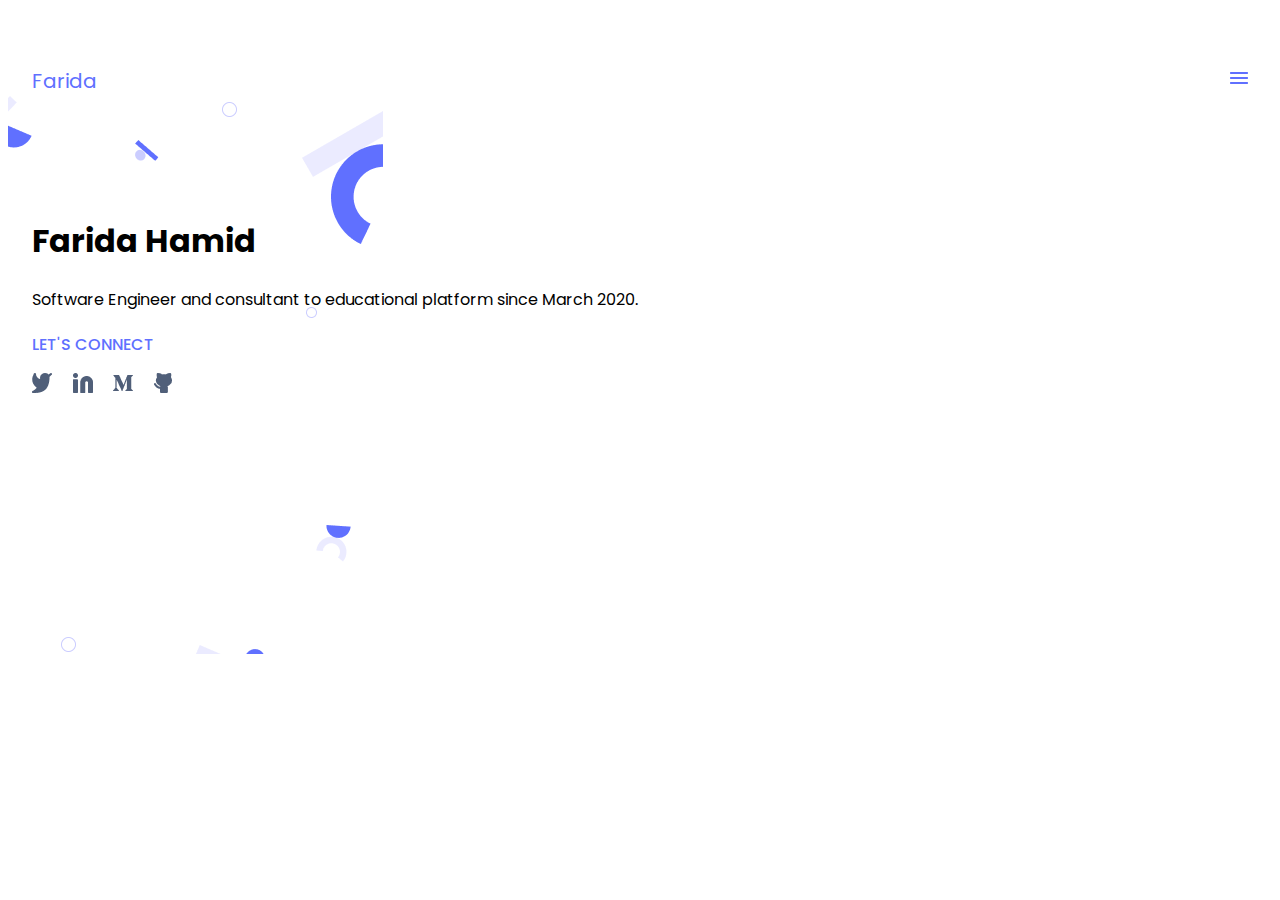
<file: index.html>
<!DOCTYPE html>
<html lang="en">

<head>
  <meta charset="UTF-8">
  <meta name="viewport" content="width=device-width, initial-scale=1.0">
  <title>Portfolio Week1 Day3 Project</title>
  <link rel="stylesheet" href="style.css">
</head>
<body>
  <header>
    <a href="#" id="my-logo">Farida</a>
    <nav><img src="images/home.png" alt="description" id="home"/></nav>
  </header>

  <section id="intro">
    <section id="text">
      <h1>Farida Hamid</h1>
      <p>Software Engineer and consultant to educational platform since March 2020.</p>
      <h3>let's connect</h3>
      <ul id="contacts">
        <li><a href="#"><img src="images/vec.png" alt="twitter"></a></li>
        <li><a href="#"><img src="images/Linkedin-icon.png" alt="Linkedin-icon"></a></li>
        <li><a href="#"><img src="images/vec-3.png" alt="email"></a></li>
        <li><a href="#"><img src="images/vec-2.png" alt="github"></a></li>
      </ul>
    </section>
  </section>
</body>
</html>
</file>
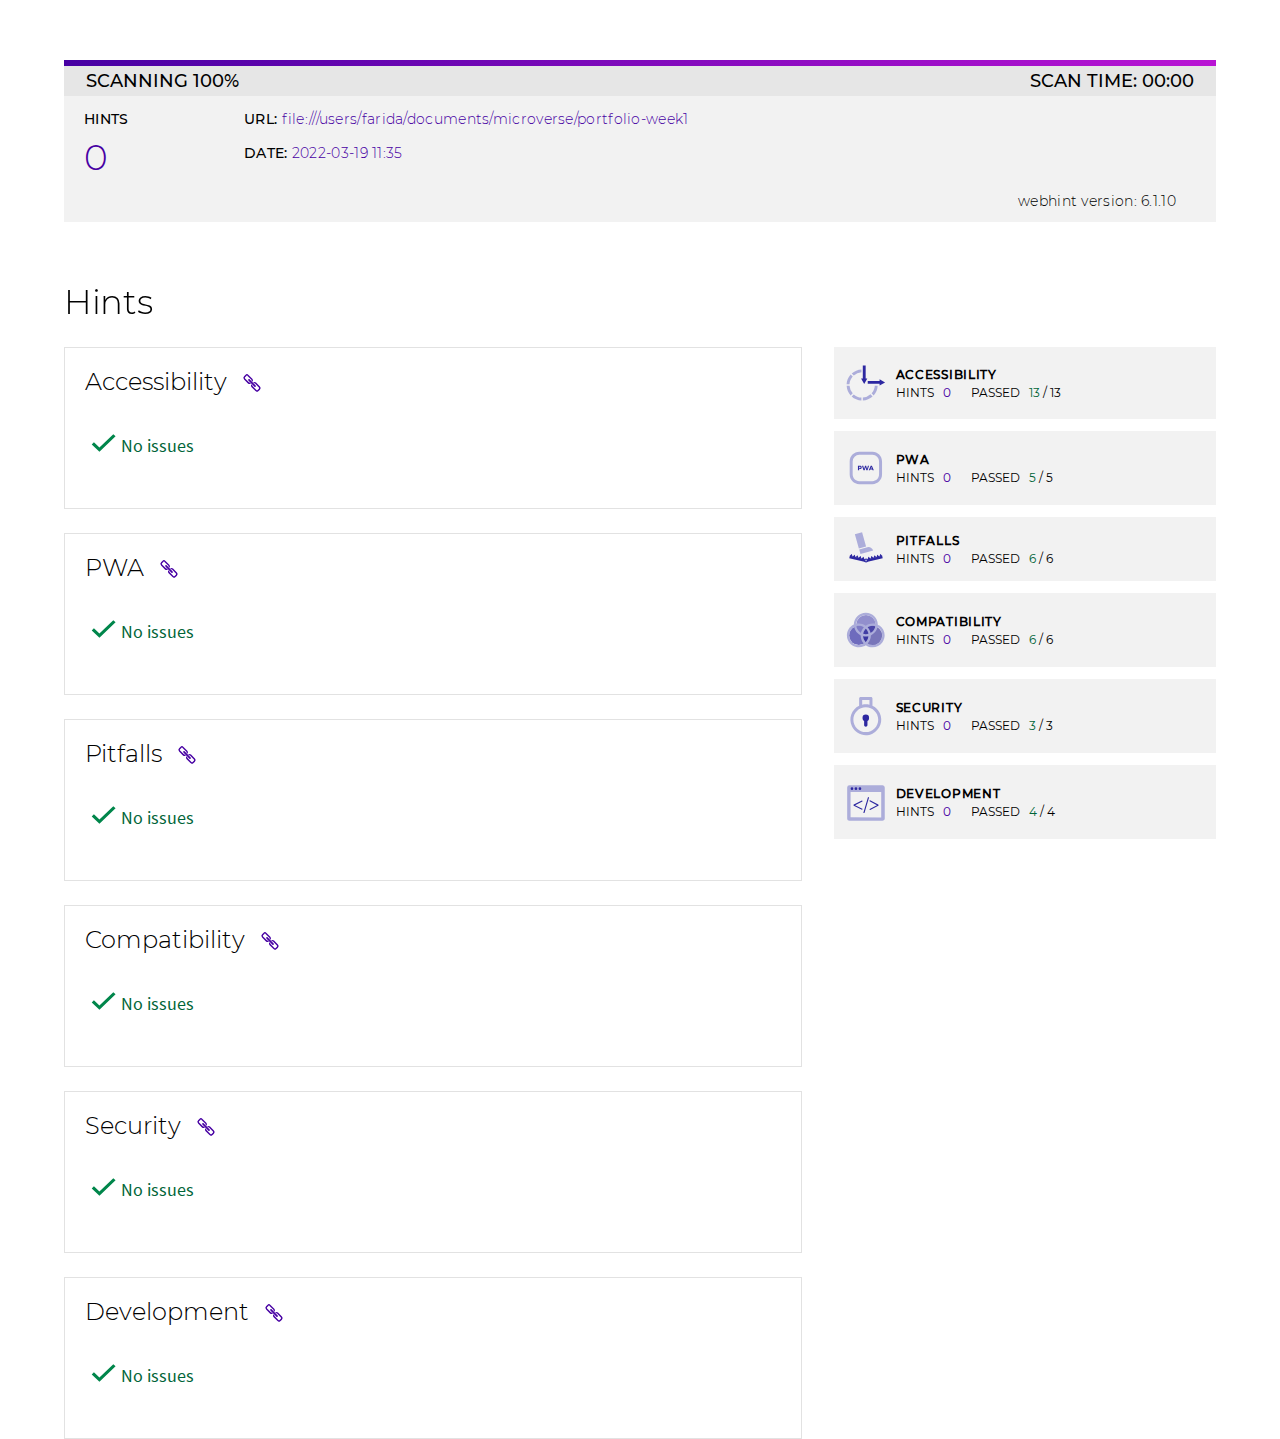
<file: hint-report/file--Users-farida-Documents-Microverse-Portfolio-Week1.html>
<!DOCTYPE html>
<html lang="en">
<head>
    <meta charset="utf-8">
    <title>Webhint</title>
    <meta name="viewport" content="width=device-width, initial-scale=1">
    
    
        <link rel="icon" href="[data-uri]">
    



    
        <style>
            /* Content from file: styles/fonts.css */
            @font-face {
    font-family: "Montserrat";
    font-style: normal;
    font-weight: 300;
    src: local("Montserrat Light"), local("Montserrat-Light"), url('[data-uri]') format("woff2"), url('[data-uri]') format("woff");
    unicode-range: U+0000-00FF, U+0131, U+0152-0153, U+02BB-02BC, U+02C6, U+02DA, U+02DC, U+2000-206F, U+2074, U+20AC, U+2122, U+2191, U+2193, U+2212, U+2215, U+FEFF, U+FFFD;
}

@font-face {
    font-family: "Montserrat";
    font-style: normal;
    font-weight: 400;
    src: local("Montserrat Regular"), local("Montserrat-Regular"), url('[data-uri]') format("woff2"), url('[data-uri]') format("woff");
    unicode-range: U+0000-00FF, U+0131, U+0152-0153, U+02BB-02BC, U+02C6, U+02DA, U+02DC, U+2000-206F, U+2074, U+20AC, U+2122, U+2191, U+2193, U+2212, U+2215, U+FEFF, U+FFFD;
}

@font-face {
    font-family: "Montserrat";
    font-style: normal;
    font-weight: 500;
    src: local("Montserrat Medium"), local("Montserrat-Medium"), url('[data-uri]') format("woff2"), url('[data-uri]') format("woff");
    unicode-range: U+0000-00FF, U+0131, U+0152-0153, U+02BB-02BC, U+02C6, U+02DA, U+02DC, U+2000-206F, U+2074, U+20AC, U+2122, U+2191, U+2193, U+2212, U+2215, U+FEFF, U+FFFD;
}

@font-face {
    font-family: "Source Sans Pro";
    font-style: normal;
    font-weight: 400;
    src: local("Source Sans Pro Regular"), local("SourceSansPro-Regular"), url('[data-uri]') format("woff2"), url('[data-uri]') format("woff");
    unicode-range: U+0000-00FF, U+0131, U+0152-0153, U+02BB-02BC, U+02C6, U+02DA, U+02DC, U+2000-206F, U+2074, U+20AC, U+2122, U+2191, U+2193, U+2212, U+2215, U+FEFF, U+FFFD;
}

        </style>
    
        <style>
            /* Content from file: styles/base.css */
            /*
 *	BASE
 * =============================================
 */

* {
    box-sizing: border-box;
    margin: 0;
    padding: 0;
}

a {
    text-decoration: none;
}

a:hover {
    text-decoration: underline;
}

button, input, select {
    font: inherit;
}

img {
    border: 0;
}

/* Style focusable elements that need focus ring. Others reset and receive border styles in controls/color.css */
a:focus,
li:focus,
ul:focus,
button:focus,
summary:focus,
[tabindex="0"]:focus {
    outline: 1px dashed;
}

/*
Vertical rhythm
Sets a margin on select block level elements that have a previous sibling.
 */

* + p,
* + ol,
* + ul,
* + dl,
* + fieldset,
* + label,
* + pre,
* + blockquote,
* + img {
    margin-top: 2.4rem;
}

        </style>
    
        <style>
            /* Content from file: styles/controls.css */
            /*
 * BUTTONS
 * ---------------------------------------------
 */

button,
a.button {
    min-width: 16rem;
    max-width: 100%;
    border: 1px solid transparent;

    /* needed to override Chrome styles */
    border-radius: 0;
    padding: 1.2rem 1.6rem;

    color: #fff;
    letter-spacing: .1rem;
    text-transform: uppercase;

    overflow: hidden;
    white-space: nowrap;
    text-overflow: ellipsis;

    /* needed for .button as doesn’t always get default control behaviours */
    display: inline-block;
    text-align: center;
    cursor: pointer;
}

button:hover,
button:focus,
.button:hover,
.button:focus {
    border-color: hsla(0, 0%, 0%, .4);
}

button:active,
.button:active {
    border-color: transparent;
    background-color: hsla(0, 0%, 0%, .4);
}

        </style>
    
        <style>
            /* Content from file: styles/type.css */
            /*
 * TYPOGRAPHY
 * =============================================
 */

/*
    Base font size: 10px for easy rem to px conversion.
    Use % so if user increases their default font-size, it doesn’t wipe that out
*/
html {
    font-size: 62.5%;
}

/* use em rather than rem due to IE9–10 rem in font shorthand bug. */
body {
    font: 1.8em/1.4 base, "Source Sans Pro", Verdana, sans-serif;
}

/*	Headings and Captions */

/* only elements get top margin. Semantic classes only get the font/text styles */
h1,
h2,
h3,
h4,
h5,
button,
legend,
.headline,
.heading,
.subheading,
.title,
.subtitle,
.subtitle--alt,
.caption--alt,
.button,
.button--alt,
.scan-heading,
.category,
.rule-list,
.rule-title,
.rule-tile__category,
[class*="-badge"],
.scan-overview,
.docs-button,
.anchor-top,
.feature__cta {
    font-family: "Montserrat", sans-serif;
}


h1,
h2,
.headline,
.heading,
.scan-heading {
    letter-spacing: -.01em;

    position: relative;
    max-width: 64rem;
    z-index: 1;
}

.headline::before,
.heading::before {
    content: "";
    position: absolute;
    left: 0;
    top: -.5rem;
    height: .5rem;
    width: 5rem;
}

h1,
h2,
h3,
h6,
caption,
.headline,
.heading,
.subheading,
.title,
.subcaption {
    font-weight: 300;
    line-height: 1.2;
}

h3,
h4,
.title,
.subtitle,
.subtitle--alt {
    font-weight: 300;
}

h2,
.subheading {
    font-size: 2.6rem;
}

h3,
.title,
.scan-heading {
    font-size: 2rem;
}

h4,
caption,
.subtitle {
    font-size: 1.8rem;
}

@media (min-width: 48em) {

    h2,
    .subheading {
        font-size: 3.4rem;
    }

    h3,
    .title {
        font-size: 2.4rem;
    }

    h4,
    caption,
    .subtitle {
        font-size: 2rem;
    }

}

/* Maximum line lengths */
details,
p,
li {
    max-width: 64rem;
}

        </style>
    
        <style>
            /* Content from file: styles/layouts.css */
            /*
 * LAYOUTS
 * =============================================
 * @Dependencies: base.css, structure.css
 */

.container::after,
.layout::after,
.module::after {
    display: block;
    clear: both;
    content: "";
}

.layout {
    margin-right: 0;
    margin-left: 0;
}

.module {
    margin-top: 2.4rem;
    width: 100%;
}

.module:first-child {
    margin-top: 0;
}

@media (min-width: 33.75em) {

    .layout {
        margin-right: -1.2rem;
        margin-left: -1.2rem;
    }

    .module {
        float: left;
        padding-right: 1.2rem;
        padding-left: 1.2rem;
    }

}

@media (min-width: 48em) {

    .layout {
        margin-left: -1.6rem;
        margin-right: -1.6rem;
    }

    .module {
        padding-right: 1.6rem;
        padding-left: 1.6rem;
    }

}

/* Primary + Secondary */

@media (min-width: 48em) {

    .module--primary,
    .module--secondary {
        float: left;
        width: 50%;
        margin-top: 0;
    }

    .layout--basic--alt .module--secondary,
    .layout--basic--offset--alt .module--secondary {
        float: right;
    }

}

@media (min-width: 60em) {

    .layout--basic .module--primary,
    .layout--basic--alt .module--primary {
        width: 62.5%;
    }

    .layout--basic .module--secondary,
    .layout--basic--alt .module--secondary {
        width: 33.333%;
    }

    .layout--basic--offset .module--primary,
    .layout--basic--offset--alt .module--primary {
        width: 58.333%;
    }

    .layout--basic--offset .module--secondary,
    .layout--basic--offset--alt .module--secondary {
        width: 37.5%;
    }

}

        </style>
    
        <style>
            /* Content from file: styles/structure.css */
            /*
 * BASIC STRUCTURE
 * =============================================
 * @Dependencies: base.css
 */

body {
    overflow-x: hidden;
}

/* Limit widths */
hr,
.container {
    max-width: 144rem;
}

/* Standard sections and subsections */
.section,
hr {
    margin-top: 4.8rem;
}



/*
Containing element goes INSIDE sections,
as some sections are full-bleed on the page.
 */

.container {
    width: 100%;
    padding-right: 1rem;
    padding-left: 1rem;
}

.container .container,
.container hr {
    width: auto;
}

@media (min-width: 48em) {

    .content > header,
    .section,
    hr {
        margin-top: 6rem;
    }

}

/* @TODO: Revert to 56.2em when extensions is removed from header */
@media (min-width: 58em) {

    hr,
    .container {
        width: 90%;
        margin-right: auto;
        margin-left: auto;
        padding-right: 0;
        padding-left: 0;
    }

}

        </style>
    
        <style>
            /* Content from file: styles/anchor-top.css */
            a.anchor-top {
    position: fixed;
    right: 2.4rem;
    bottom: 2.4rem;

    width: 5rem;
    height: 6rem;

    padding: 3.3rem 1.2rem 1rem 1.2rem;

    font-size: 1.3rem;
    background: hsla(266, 100%, 32%, .7);
    color: #fff;
    text-transform: uppercase;

    border-radius: .4rem;
}

a.anchor-top:hover, a.anchor-top:focus {
    background: hsla(266, 100%, 32%, .8);
    text-decoration: none;
}

a.anchor-top:focus {
    outline: 1px dashed #4700a3;
}

a.anchor-top:active {
    background: hsla(266, 100%, 32%, 1);
}

a.anchor-top::before {
    content: url('[data-uri]');
    display: inline-block;
    position: absolute;
    width: 2.5rem;
    top: 1.4rem;
    left: 0;
    padding: 0 1.25rem;
}

        </style>
    
        <style>
            /* Content from file: styles/scan/scan-results.css */
            /*
* SCAN RESULTS
* =============================================
* @Dependencies: base.css, structure.css, type.css
*/

.menu-open {
    overflow: hidden;
}

/* SCAN OVERVIEW */

.scan-overview {
    margin-bottom: 2.4rem;
    width: 100%;
}

.scan-overview__status {
    background-color: #e6e6e6;
    display: flex;
    font-size: 1.8rem;
    font-weight: 500;
    justify-content: space-between;
    line-height: 1.8rem;
    margin: 0;
    padding: 1.2rem 2.2rem .6rem;
    position: relative;
    text-transform: uppercase;
}

.scan-overview__status * {
    margin-top: 0;
}

.scan-overview__progress-bar {
    background-image: linear-gradient(270deg, #4700a3, #b914d4);
    background-size: 300%;
    height: 6px;
    left: 0;
    position: absolute;
    top: 0;
    transition: width 1s 0s linear;
    width: 0;
    animation: progressBarAnimation 2s ease infinite;
}

.scan-overview__progress-bar.end-animation {
    animation: none;
    background-size: 100%;
    background-image: linear-gradient(to right, #4700a3, #b914d4);
}

@keyframes progressBarAnimation {

    0% {
        background-position: 0% 50%
    }
    50% {
        background-position: 100% 50%
    }
    100% {
        background-position: 0% 50%
    }

}

.scan-overview--details {
    background-color: #f2f2f2;
    padding: 1.4rem 2rem;
    position: relative;
}

.scan-overview--debug-details {
    display: flex;
}

.scan-overview__scan-time {
    display: none;
    margin: 0;
}

.scan-overview--version {
    margin-right: 2rem;
}

.scan-overview--version .scan-overview__subheader,
.scan-overview--config .scan-overview__subheader {
    text-transform: none;
}

.scan-overview__subheader {
    font-size: 1.4rem;
    font-weight: 500;
    letter-spacing: .03rem;
    margin-top: 1.4rem;
    max-width: none;
    text-transform: uppercase;
}

.scan-overview__subheader span {
    color: #4700a3;
    font-weight: 300;
}

.scan-overview--debug-details .scan-overview__subheader {
    color: #000;
    font-weight: 300;
}

.scan-overview--debug-details .scan-overview__subheader span {
    color: #000;
}

.overview--url__url {
    text-transform: lowercase;
}

[class*="scan-overview__body--"] {
    font-size: 4.8rem;
    font-weight: 200;
    letter-spacing: .03rem;
    margin-right: 1rem;
    margin-top: .2rem;
    min-width: 15rem;
    text-transform: uppercase;
}

.scan-overview__body--purple {
    color: #4700a3;
}

.scan-overview__body__permalink {
    overflow-wrap: break-word;
    word-wrap: break-word;
}

.scan-overview__body__permalink .permalink-content {
    text-transform: none;
}

.permalink-copy {
    background-color: transparent;
    font-weight: 300;
    min-width: 2rem;
    padding: 0;
    text-align: left;
    white-space: normal;
}

.permalink-copy img {
    vertical-align: middle;
    width: 2rem;
}

.scan-overview__body__link {
    color: #000;
    display: inline-block;
    font-weight: 300;
}

@media (min-width: 33.75em) {

    .scan-overview--details {
        display: flex;
        justify-content: flex-start;
        padding-bottom: 4rem;
    }

    .scan-overview--more-details {
        display: flex;
        flex-wrap: wrap;
        justify-content: flex-start;
    }

    .scan-overview--scan-links {
        margin-right: 2rem;
    }

    .scan-overview__scan-time {
        display: block;
    }

    .scan-overview--scan-links .scan-overview__subheader {
        margin-bottom: 1.4rem;
    }

    .scan-overview--debug-details {
        bottom: 1rem;
        position: absolute;
        right: 2rem;
    }

    .scan-overview__subheader {
        margin-top: 0;
    }
}

@media (min-width: 58em) {
    [class*="scan-overview__body--"] {
        font-size: 3.6rem;
    }
}

/* OVERVIEW TILES */

.module.module--categories {
    margin-top: 0;
    width: 100%;
}

.rule-categories {
    position: fixed;
    left: 0;
    padding: 0 2rem;
    width: 100%;
    background-color: #fff;
    z-index: 5;
    bottom: calc(-100% + 5rem);
    height: calc(100% - 5rem);
    transition: bottom .5s ease-out;
}

.rule-categories.open {
    bottom: 5rem;
}

.rule-categories a {
    text-decoration: none;
}

.rule-tile--wrapper {
    border: 1px solid #979797;
    border-top: none;
    display: block;
}

.rule-tile--wrapper:first-child {
    border-top: 1px solid #979797;
}

.rule-tile {
    align-items: center;
    background-color: #f2f2f2;
    color: #000;
    display: flex;
    justify-content: space-evenly;
    padding: 1.2rem;
}

.rule-icon {
    margin-top: 0;
    max-width: 3.1rem;
    width: 100%;
}

a > .rule-tile:hover {
    background-color: rgba(64, 69, 221, 0.2);
    text-decoration: none;
}

.rule-tile__category {
    color: #000;
    flex: 1;
    font-size: 1.2rem;
    font-weight: 600;
    letter-spacing: .07rem;
    margin: 0 0 0 1rem;
    max-width: 19rem;
    text-transform: uppercase;
    white-space: nowrap;
}

.rule-tile__hints {
    color: #4700a3;
}

.rule-tile__passed {
    color: #006538;
}

.rule-tile__info {
    align-items: center;
    display: flex;
    flex-grow: 1;
    justify-content: space-between;
}

.rule-tile__results {
    display: flex;
    flex: 1;
    justify-content: space-around;
}

.rule-tile__result-wrapper {
    margin-left: 2.4rem;
    text-align: center;
}

.rule-tile__result-wrapper p {
    margin: 0;
}

.rule-tile__sub-category {
    /* move to type.css */
    font-family: "Montserrat", sans-serif;
    font-size: 1.4rem;
    font-weight: 500;
    flex: 1;
    text-transform: uppercase;
}

.show-categories {
    background-color: #4713a0;
    bottom: 0;
    height: 5rem;
    left: 0;
    position: fixed;
    text-transform: uppercase;
    width: 100%;
    z-index: 10;
}


@media (min-width: 33.75em) {

    .module.module--categories {
        float: none;
    }

    .rule-tile__category {
        font-size: 1.4rem;
    }

    .rule-tile__sub-category {
        font-size: 1.6rem;
        font-weight: 400;
    }

    .rule-icon {
        max-width: 4rem;
        max-height: 5rem;
    }

}

@media (min-width: 48em) {

    .module.module--categories {
        float: right;
        margin-top: 2.4rem;
        position: sticky;
        top: 1rem;
        width: 35%;
    }

    .module.module--results {
        width: 65%;
    }
    .show-categories {
        display: none;
    }

    .rule-categories {
        display: block;
        padding: 0;
        position: static;
    }

    .rule-tile {
        margin: 0 0 1.2rem;
    }

    .rule-tile--wrapper {
        border: none;
    }

    .rule-tile--wrapper:first-child {
        border-top: none;
    }

}

@media (min-width: 48em) and (max-width: 82.5em) {

    .rule-tile__info {
        flex-direction: column;
        justify-content: center;
        align-items: start;
    }

    .rule-tile__category {
        font-size: 1.2rem;
    }

    .rule-tile__results {
        justify-content: start;
        line-height: 1.3rem;
        margin-left: 1rem;
        width: 100%;
    }

    .rule-tile__result-wrapper {
        margin: 0;
    }

    .rule-tile__result-wrapper:first-child {
        margin-right: 2rem;
    }

    .rule-tile__result-wrapper p {
        display: inline-block;
    }

    .rule-tile__result-wrapper p span {
        margin-left: .5rem;
    }

    .rule-tile__sub-category {
        font-size: 1.2rem;
    }

}

/* SCAN DETAILS */

.rule-result {
    border: 1px solid #e2e2e2;
    margin-top: 2.4rem;
    padding: 2rem;
}

.rule-result--category {
    align-items: center;
    display: flex;
    justify-content: space-between;
    margin-bottom: 3.6rem;
}

.hint-link::after {
	position: absolute;
	content: url('[data-uri]');
	display: inline-block;
	width: 2rem;
	margin-top: .3rem;
	margin-left: 1.5rem;
}

.button-expand-all {
    background: rgba(255, 255, 255, 0) url('[data-uri]') 0 0 no-repeat;
    border: 0;
    color: #4700a3;
    font-size: 1.2rem;
    font-weight: 500;
    height: 2.2rem;
    letter-spacing: -.1px;
    line-height: 2.2rem;
    min-width: 0;
    padding: 0 0 0 3rem;
    position: relative;
}

.button-expand-all.closed {
    background-position: 0 -2.2rem;
}

.rule-result h3 {
    display: flex;
    text-transform: capitalize;
}

.rule-result--details {
    /* display: block; is necessary for Edge */
    display: block;
    margin-bottom: 3rem;
    max-width: none;
    width: 100%;
}

.rule-result--details > .rule-content {
    display: none;
}

.rule-result--details[open] > .rule-content {
    display: block;
}

.rule-title {
    cursor: pointer;
    font-size: 1.8rem;
    font-weight: 400;
    padding-left: 3rem;
    list-style: none;
}

.rule-title::-webkit-details-marker {
    display: none;
}

.rule-title::before {
    background: url('[data-uri]') no-repeat 0 -22px;
    content: "";
    height: 22px;
    position: absolute;
    width: 22px;
    margin-left: -3rem;
}

.rule-result--details[open] .rule-title::before {
    background-position: 0 0;
}

.rule-content {
    border-top: 1px solid #979797;
    display: flex;
    flex-flow: column;
    margin-top: .8rem;
}

.rule-result--details__hint-number {
    color: #4700a3;
}

.rule-result--details__hint-link,
.rule-result--details__hint-link:visited {
    color: #4700a3;
}

.rule-doc-buttons {
    background-color: #fff;
    padding-top: 1rem;
    position: sticky;
    top: 0;
    z-index: 1;
}

.rule-doc-button {
    background: #4700a3;
    display: inline-block;
    font-size: 1.4rem;
    font-weight: 500;
    padding: .6rem 3.5rem .6rem 1rem;
    position: relative;
    text-decoration: none;
}

.rule-doc-button,
.rule-doc-button:visited {
    color: #fff;
}

.rule-doc-button:nth-child(2) {
    margin-left: 1rem;
}

.rule-doc-icon {
    background: url('[data-uri]') no-repeat right center;
    height: 100%;
    position: absolute;
    right: 1rem;
    top: 0;
    width: 20px;
}

button {
    text-transform: none;
}

.rule-result--details__body {
    padding: 1.4rem 0;
    margin-left: 3rem;
}

.rule-result--details__body p {
    overflow-wrap: break-word;
    word-wrap: break-word;
}

.rule-result--details__body > * {
    margin-top: 2rem;
}

.rule-result--details__body code {
    background-color: hsla(238, 65%, 90%, .6);
    border-radius: .3rem;
    padding: .2rem .4rem;
}

.rule-result__code {
    background-color: #f4f4f4;
    margin-top: 3rem;
    padding: 2.4rem;
    /* Hanlde long urls */
    overflow-wrap: break-word;
    word-wrap: break-word;
    -ms-word-break: break-all;
    word-break: break-word;
    /* Adds a hyphen where the word breaks, if supported (No Blink) */
    -ms-hyphens: auto;
    -moz-hyphens: auto;
    -webkit-hyphens: auto;
    hyphens: auto;
}

.rule-result__code code {
    background-color: #f4f4f4;
}

/* RULE RESULT MESSAGES */

.rule-result__message--compiling {
    color: #4700a3;
    margin-top: -2.6rem;
}

.rule-result__message--compiling p,
.rule-result__message--compiling__loader {
    display: inline-block;
}

.rule-result__message--compiling p {
    padding-left: 1.6rem;
}

.rule-result__message--compiling__loader {
    animation: spin 2s linear infinite;
    border: 3px solid #f3f3f3;
    border-radius: 50%;
    border-top: 3px solid #4700a3;
    height: 2.5rem;
    width: 2.5rem;
}

.rule-result__doc--list {
    padding-left: 2rem;
    margin-top: 0;
}

/* RESULTS LOADER ANIMATION */

@keyframes spin {

    0% {
        transform: rotate(0deg);
    }
    100% {
        transform: rotate(360deg);
    }

}

.rule-result__message--passed {
    color: #006538;
    padding-left: 3.6rem;
}

.rule-result__message--passed::before {
    content: url('[data-uri]');
    height: .5rem;
    position: absolute;
    width: 2.5rem;
    margin-left: -3rem;
}

/* INTEGRATION MESSAGES */

.rule-result--details__footer-msg {
    margin: 2.4rem 0 2.4rem 3rem;
}

.rule-result--details__footer-msg p {
    display: inline-block;
}

.rule-result--details__footer-msg img {
    margin-left: 1.2rem;
    margin-top: 0;
    vertical-align: middle;
    width: 15rem;
}

.rule-result--details__footer-msg img.axe-logo {
    width: 7rem;
}

/* SCAN QUEUE */

.scan-queue-bg-wrap {
    background-color: #3035a6;
    color: #fff;
    padding-bottom: 6rem;
}

.scan-queue-bg-wrap .breadcrumb ul,
.scan-queue-bg-wrap .breadcrumb ul a,
.scan-queue-bg-wrap > .subtitle {
    color: #fff;
}

.scan-queue__permalink {
    background-color: #fff;
    color: #000;
    max-width: 64rem;
    margin: 2.4rem 0;
    padding: 2.4rem;
    word-break: break-all;
}

/* SCAN ERROR */

.scanner-cta {
    position: relative;
}

.scanner-cta__link::after {
    content: url('[data-uri]');
    display: inline-block;
    left: 21rem;
    margin-top: .2rem;
    position: absolute;
    width: .8rem;
}

.scan-error {
    margin-top: 2.4rem;
}

/* PRINT STYLES */

@media print {

    .rule-categories {
        position: relative;
        margin: 1.2rem 0 0 0;
        padding: 0;
    }

    .show-categories {
        display: none;
    }

    .rule-tiles {
        padding: .6rem 1.2rem;
    }

    .button-expand-all {
        display: none;
    }

    .rule-doc-buttons {
        position: relative;
    }

    .rule-doc-button,
    .rule-doc-button:nth-child(2) {
        border: 1px solid #4700a3;
        color: #4700a3;
        background-color: #fff;
        padding: .6rem;
    }

    .rule-doc-icon {
        display: none;
    }

    .rule-result--details,
    .rule-result--details__hint-link,
    .rule-result--details__footer-msg {
        font-size: 75%;
    }

    .rule-result--details__body {
        border-top: 1px solid #d6d6d6;
    }

    .rule-content div:nth-child(2) {
        border-top: none;
    }

    .rule-result--details__body p {
        margin: .6rem 0 0 0;
    }

    .rule-result__code {
        border: 1px solid #d6d6d6;
        margin: 1.2rem 0 0 0;
        padding: 1.2rem;
    }

    .rule-result--details__footer-msg {
        margin: .6rem 0 1.2rem 3rem;
    }

    .rule-result--details__footer-msg img.axe-logo {
        width: 3rem;
    }

    .rule-title {
        padding-left: 0;
    }

    .hint-link::after,
    .rule-title::before {
        display: none;
    }

}

        </style>
    
        <style>
            /* Content from file: styles/highlight/default.min.css */
            .hljs{display:block;overflow-x:auto;padding:0.5em;background:#F0F0F0}.hljs,.hljs-subst{color:#444}.hljs-comment{color:#888888}.hljs-keyword,.hljs-attribute,.hljs-selector-tag,.hljs-meta-keyword,.hljs-doctag,.hljs-name{font-weight:bold}.hljs-type,.hljs-string,.hljs-number,.hljs-selector-id,.hljs-selector-class,.hljs-quote,.hljs-template-tag,.hljs-deletion{color:#880000}.hljs-title,.hljs-section{color:#880000;font-weight:bold}.hljs-regexp,.hljs-symbol,.hljs-variable,.hljs-template-variable,.hljs-link,.hljs-selector-attr,.hljs-selector-pseudo{color:#BC6060}.hljs-literal{color:#78A960}.hljs-built_in,.hljs-bullet,.hljs-code,.hljs-addition{color:#397300}.hljs-meta{color:#1f7199}.hljs-meta-string{color:#4d99bf}.hljs-emphasis{font-style:italic}.hljs-strong{font-weight:bold}
        </style>
    
</head>
<body>
    <div class="section container">
    <div class="scan-overview" data-id="1647689708470" id="main">
        <div class="scan-overview__status">
            <div id="scan-percentage-bar" class="scan-overview__progress-bar end-animation" style="width: 100%"></div>
            <p>scanning <span id="scan-percentage">100%</span></p>
            <p class="scan-overview__scan-time">
                scan time: <span id="scan-time">00:00</span>
            </p>
        </div>
        <div class="scan-overview--details">
            <div class="scan-overview--hints">
                <p class="scan-overview__subheader">hints</p>
                <p class="scan-overview__body--purple large" id="total-hints">0</p>
            </div>
            <div class="scan-overview--more-details">
                <div class="scan-overview--scan-links">
                    <div class="scan-overview--url">
                        <p class="scan-overview__subheader">url: <span class="overview--url__url">file:///Users/farida/Documents/Microverse/Portfolio-Week1</span></p>
                    </div>
                    
                        <div class="scan-overview--time-stamp">
                            <p class="scan-overview__subheader">Date: <span id="scan-date" class="overview--time-stamp__time-stamp" data-date="2022-03-19T11:35:08.153Z">2022-03-19T11:35:08.153Z</span></p>
                        </div>
                    
                </div>
                
            </div>
            <div class="scan-overview--debug-details">
                <div class="scan-overview--version">
                    <p class="scan-overview__subheader">webhint version: <span id="version">6.1.10</span></p>
                </div>
                
            </div>
        </div>
    </div>
    
    <section id="results-container" class="section container" aria-labelledby="hints" aria-live="polite">
        <h2 id="hints">Hints</h2>
        <div class="layout layout--basic--offset--alt">
            <div class="module module--secondary module--categories">
                <button aria-control="categories-list" class="show-categories" id="show-categories">Jump to category</button>
                <div class="rule-categories" id="categories-list">
                                            <a class="rule-tile--wrapper" id="summary-accessibility" href="#category-accessibility">
    <div class="rule-tile">
        <img src="[data-uri]" class="rule-icon" alt="" role="presentation">
        <div class="rule-tile__info">
            <p class="rule-tile__category">Accessibility</p>
            <div class="rule-tile__results">
                <div class="rule-tile__result-wrapper">
                    <p class="rule-tile__sub-category">hints</p>
                    <p class="rule-tile__sub-category rule-tile__hints"><span>0</span></p>
                </div>
                <div class="rule-tile__result-wrapper">
                    <p class="rule-tile__sub-category">passed</p>
                    <p class="rule-tile__sub-category"><span class="rule-tile__passed">13</span>&nbsp;/&nbsp;13</p>
                </div>
            </div>
        </div>
    </div>
</a>

                                            <a class="rule-tile--wrapper" id="summary-pwa" href="#category-pwa">
    <div class="rule-tile">
        <img src="[data-uri]" class="rule-icon" alt="" role="presentation">
        <div class="rule-tile__info">
            <p class="rule-tile__category">PWA</p>
            <div class="rule-tile__results">
                <div class="rule-tile__result-wrapper">
                    <p class="rule-tile__sub-category">hints</p>
                    <p class="rule-tile__sub-category rule-tile__hints"><span>0</span></p>
                </div>
                <div class="rule-tile__result-wrapper">
                    <p class="rule-tile__sub-category">passed</p>
                    <p class="rule-tile__sub-category"><span class="rule-tile__passed">5</span>&nbsp;/&nbsp;5</p>
                </div>
            </div>
        </div>
    </div>
</a>

                                            <a class="rule-tile--wrapper" id="summary-pitfalls" href="#category-pitfalls">
    <div class="rule-tile">
        <img src="[data-uri]" class="rule-icon" alt="" role="presentation">
        <div class="rule-tile__info">
            <p class="rule-tile__category">Pitfalls</p>
            <div class="rule-tile__results">
                <div class="rule-tile__result-wrapper">
                    <p class="rule-tile__sub-category">hints</p>
                    <p class="rule-tile__sub-category rule-tile__hints"><span>0</span></p>
                </div>
                <div class="rule-tile__result-wrapper">
                    <p class="rule-tile__sub-category">passed</p>
                    <p class="rule-tile__sub-category"><span class="rule-tile__passed">6</span>&nbsp;/&nbsp;6</p>
                </div>
            </div>
        </div>
    </div>
</a>

                                            <a class="rule-tile--wrapper" id="summary-compatibility" href="#category-compatibility">
    <div class="rule-tile">
        <img src="[data-uri]" class="rule-icon" alt="" role="presentation">
        <div class="rule-tile__info">
            <p class="rule-tile__category">Compatibility</p>
            <div class="rule-tile__results">
                <div class="rule-tile__result-wrapper">
                    <p class="rule-tile__sub-category">hints</p>
                    <p class="rule-tile__sub-category rule-tile__hints"><span>0</span></p>
                </div>
                <div class="rule-tile__result-wrapper">
                    <p class="rule-tile__sub-category">passed</p>
                    <p class="rule-tile__sub-category"><span class="rule-tile__passed">6</span>&nbsp;/&nbsp;6</p>
                </div>
            </div>
        </div>
    </div>
</a>

                                            <a class="rule-tile--wrapper" id="summary-security" href="#category-security">
    <div class="rule-tile">
        <img src="[data-uri]" class="rule-icon" alt="" role="presentation">
        <div class="rule-tile__info">
            <p class="rule-tile__category">Security</p>
            <div class="rule-tile__results">
                <div class="rule-tile__result-wrapper">
                    <p class="rule-tile__sub-category">hints</p>
                    <p class="rule-tile__sub-category rule-tile__hints"><span>0</span></p>
                </div>
                <div class="rule-tile__result-wrapper">
                    <p class="rule-tile__sub-category">passed</p>
                    <p class="rule-tile__sub-category"><span class="rule-tile__passed">3</span>&nbsp;/&nbsp;3</p>
                </div>
            </div>
        </div>
    </div>
</a>

                                            <a class="rule-tile--wrapper" id="summary-development" href="#category-development">
    <div class="rule-tile">
        <img src="[data-uri]" class="rule-icon" alt="" role="presentation">
        <div class="rule-tile__info">
            <p class="rule-tile__category">Development</p>
            <div class="rule-tile__results">
                <div class="rule-tile__result-wrapper">
                    <p class="rule-tile__sub-category">hints</p>
                    <p class="rule-tile__sub-category rule-tile__hints"><span>0</span></p>
                </div>
                <div class="rule-tile__result-wrapper">
                    <p class="rule-tile__sub-category">passed</p>
                    <p class="rule-tile__sub-category"><span class="rule-tile__passed">4</span>&nbsp;/&nbsp;4</p>
                </div>
            </div>
        </div>
    </div>
</a>

                    
                </div>
            </div>
            <div class="module module--primary module--results">
                                    <section class="rule-result" id="accessibility">
    <div class="rule-result--category">
        <h3 id="category-accessibility">Accessibility <a href="#category-accessibility" class="hint-link" title="Accessibility"></a></h3>
        
    </div>
    
        <div class="rule-result--details">
    <div class="rule-result__message--passed">
        <p>No issues</p>
    </div>
</div>

    
</section>

                                    <section class="rule-result" id="pwa">
    <div class="rule-result--category">
        <h3 id="category-pwa">PWA <a href="#category-pwa" class="hint-link" title="PWA"></a></h3>
        
    </div>
    
        <div class="rule-result--details">
    <div class="rule-result__message--passed">
        <p>No issues</p>
    </div>
</div>

    
</section>

                                    <section class="rule-result" id="pitfalls">
    <div class="rule-result--category">
        <h3 id="category-pitfalls">Pitfalls <a href="#category-pitfalls" class="hint-link" title="Pitfalls"></a></h3>
        
    </div>
    
        <div class="rule-result--details">
    <div class="rule-result__message--passed">
        <p>No issues</p>
    </div>
</div>

    
</section>

                                    <section class="rule-result" id="compatibility">
    <div class="rule-result--category">
        <h3 id="category-compatibility">Compatibility <a href="#category-compatibility" class="hint-link" title="Compatibility"></a></h3>
        
    </div>
    
        <div class="rule-result--details">
    <div class="rule-result__message--passed">
        <p>No issues</p>
    </div>
</div>

    
</section>

                                    <section class="rule-result" id="security">
    <div class="rule-result--category">
        <h3 id="category-security">Security <a href="#category-security" class="hint-link" title="Security"></a></h3>
        
    </div>
    
        <div class="rule-result--details">
    <div class="rule-result__message--passed">
        <p>No issues</p>
    </div>
</div>

    
</section>

                                    <section class="rule-result" id="development">
    <div class="rule-result--category">
        <h3 id="category-development">Development <a href="#category-development" class="hint-link" title="Development"></a></h3>
        
    </div>
    
        <div class="rule-result--details">
    <div class="rule-result__message--passed">
        <p>No issues</p>
    </div>
</div>

    
</section>

                
            </div>
        </div>
    </section>
    
</div>

    <a href="#main" class="anchor-top" hidden aria-label="back to top">top</a>

    
        <script>
            /* Content from file: js/highlight/highlight.min.js */
            /* eslint-disable */

/*! highlight.js v9.12.0 | BSD3 License | git.io/hljslicense */
!function(e){var t="object"==typeof window&&window||"object"==typeof self&&self;"undefined"!=typeof exports?e(exports):t&&(t.hljs=e({}),"function"==typeof define&&define.amd&&define([],function(){return t.hljs}))}(function(e){function t(e){return e.replace(/&/g,"&amp;").replace(/</g,"&lt;").replace(/>/g,"&gt;")}function r(e){return e.nodeName.toLowerCase()}function a(e,t){var r=e&&e.exec(t);return r&&0===r.index}function n(e){return E.test(e)}function i(e){var t,r,a,i,s=e.className+" ";if(s+=e.parentNode?e.parentNode.className:"",r=M.exec(s))return w(r[1])?r[1]:"no-highlight";for(s=s.split(/\s+/),t=0,a=s.length;a>t;t++)if(i=s[t],n(i)||w(i))return i}function s(e){var t,r={},a=Array.prototype.slice.call(arguments,1);for(t in e)r[t]=e[t];return a.forEach(function(e){for(t in e)r[t]=e[t]}),r}function c(e){var t=[];return function a(e,n){for(var i=e.firstChild;i;i=i.nextSibling)3===i.nodeType?n+=i.nodeValue.length:1===i.nodeType&&(t.push({event:"start",offset:n,node:i}),n=a(i,n),r(i).match(/br|hr|img|input/)||t.push({event:"stop",offset:n,node:i}));return n}(e,0),t}function o(e,a,n){function i(){return e.length&&a.length?e[0].offset!==a[0].offset?e[0].offset<a[0].offset?e:a:"start"===a[0].event?e:a:e.length?e:a}function s(e){function a(e){return" "+e.nodeName+'="'+t(e.value).replace('"',"&quot;")+'"'}u+="<"+r(e)+N.map.call(e.attributes,a).join("")+">"}function c(e){u+="</"+r(e)+">"}function o(e){("start"===e.event?s:c)(e.node)}for(var l=0,u="",d=[];e.length||a.length;){var b=i();if(u+=t(n.substring(l,b[0].offset)),l=b[0].offset,b===e){d.reverse().forEach(c);do o(b.splice(0,1)[0]),b=i();while(b===e&&b.length&&b[0].offset===l);d.reverse().forEach(s)}else"start"===b[0].event?d.push(b[0].node):d.pop(),o(b.splice(0,1)[0])}return u+t(n.substr(l))}function l(e){return e.v&&!e.cached_variants&&(e.cached_variants=e.v.map(function(t){return s(e,{v:null},t)})),e.cached_variants||e.eW&&[s(e)]||[e]}function u(e){function t(e){return e&&e.source||e}function r(r,a){return new RegExp(t(r),"m"+(e.cI?"i":"")+(a?"g":""))}function a(n,i){if(!n.compiled){if(n.compiled=!0,n.k=n.k||n.bK,n.k){var s={},c=function(t,r){e.cI&&(r=r.toLowerCase()),r.split(" ").forEach(function(e){var r=e.split("|");s[r[0]]=[t,r[1]?Number(r[1]):1]})};"string"==typeof n.k?c("keyword",n.k):k(n.k).forEach(function(e){c(e,n.k[e])}),n.k=s}n.lR=r(n.l||/\w+/,!0),i&&(n.bK&&(n.b="\\b("+n.bK.split(" ").join("|")+")\\b"),n.b||(n.b=/\B|\b/),n.bR=r(n.b),n.e||n.eW||(n.e=/\B|\b/),n.e&&(n.eR=r(n.e)),n.tE=t(n.e)||"",n.eW&&i.tE&&(n.tE+=(n.e?"|":"")+i.tE)),n.i&&(n.iR=r(n.i)),null==n.r&&(n.r=1),n.c||(n.c=[]),n.c=Array.prototype.concat.apply([],n.c.map(function(e){return l("self"===e?n:e)})),n.c.forEach(function(e){a(e,n)}),n.starts&&a(n.starts,i);var o=n.c.map(function(e){return e.bK?"\\.?("+e.b+")\\.?":e.b}).concat([n.tE,n.i]).map(t).filter(Boolean);n.t=o.length?r(o.join("|"),!0):{exec:function(){return null}}}}a(e)}function d(e,r,n,i){function s(e,t){var r,n;for(r=0,n=t.c.length;n>r;r++)if(a(t.c[r].bR,e))return t.c[r]}function c(e,t){if(a(e.eR,t)){for(;e.endsParent&&e.parent;)e=e.parent;return e}return e.eW?c(e.parent,t):void 0}function o(e,t){return!n&&a(t.iR,e)}function l(e,t){var r=v.cI?t[0].toLowerCase():t[0];return e.k.hasOwnProperty(r)&&e.k[r]}function p(e,t,r,a){var n=a?"":L.classPrefix,i='<span class="'+n,s=r?"":R;return i+=e+'">',i+t+s}function m(){var e,r,a,n;if(!N.k)return t(E);for(n="",r=0,N.lR.lastIndex=0,a=N.lR.exec(E);a;)n+=t(E.substring(r,a.index)),e=l(N,a),e?(M+=e[1],n+=p(e[0],t(a[0]))):n+=t(a[0]),r=N.lR.lastIndex,a=N.lR.exec(E);return n+t(E.substr(r))}function f(){var e="string"==typeof N.sL;if(e&&!x[N.sL])return t(E);var r=e?d(N.sL,E,!0,k[N.sL]):b(E,N.sL.length?N.sL:void 0);return N.r>0&&(M+=r.r),e&&(k[N.sL]=r.top),p(r.language,r.value,!1,!0)}function g(){C+=null!=N.sL?f():m(),E=""}function _(e){C+=e.cN?p(e.cN,"",!0):"",N=Object.create(e,{parent:{value:N}})}function h(e,t){if(E+=e,null==t)return g(),0;var r=s(t,N);if(r)return r.skip?E+=t:(r.eB&&(E+=t),g(),r.rB||r.eB||(E=t)),_(r,t),r.rB?0:t.length;var a=c(N,t);if(a){var n=N;n.skip?E+=t:(n.rE||n.eE||(E+=t),g(),n.eE&&(E=t));do N.cN&&(C+=R),N.skip||(M+=N.r),N=N.parent;while(N!==a.parent);return a.starts&&_(a.starts,""),n.rE?0:t.length}if(o(t,N))throw new Error('Illegal lexeme "'+t+'" for mode "'+(N.cN||"<unnamed>")+'"');return E+=t,t.length||1}var v=w(e);if(!v)throw new Error('Unknown language: "'+e+'"');u(v);var y,N=i||v,k={},C="";for(y=N;y!==v;y=y.parent)y.cN&&(C=p(y.cN,"",!0)+C);var E="",M=0;try{for(var B,S,$=0;;){if(N.t.lastIndex=$,B=N.t.exec(r),!B)break;S=h(r.substring($,B.index),B[0]),$=B.index+S}for(h(r.substr($)),y=N;y.parent;y=y.parent)y.cN&&(C+=R);return{r:M,value:C,language:e,top:N}}catch(A){if(A.message&&-1!==A.message.indexOf("Illegal"))return{r:0,value:t(r)};throw A}}function b(e,r){r=r||L.languages||k(x);var a={r:0,value:t(e)},n=a;return r.filter(w).forEach(function(t){var r=d(t,e,!1);r.language=t,r.r>n.r&&(n=r),r.r>a.r&&(n=a,a=r)}),n.language&&(a.second_best=n),a}function p(e){return L.tabReplace||L.useBR?e.replace(B,function(e,t){return L.useBR&&"\n"===e?"<br>":L.tabReplace?t.replace(/\t/g,L.tabReplace):""}):e}function m(e,t,r){var a=t?C[t]:r,n=[e.trim()];return e.match(/\bhljs\b/)||n.push("hljs"),-1===e.indexOf(a)&&n.push(a),n.join(" ").trim()}function f(e){var t,r,a,s,l,u=i(e);n(u)||(L.useBR?(t=document.createElementNS("http://www.w3.org/1999/xhtml","div"),t.innerHTML=e.innerHTML.replace(/\n/g,"").replace(/<br[ \/]*>/g,"\n")):t=e,l=t.textContent,a=u?d(u,l,!0):b(l),r=c(t),r.length&&(s=document.createElementNS("http://www.w3.org/1999/xhtml","div"),s.innerHTML=a.value,a.value=o(r,c(s),l)),a.value=p(a.value),e.innerHTML=a.value,e.className=m(e.className,u,a.language),e.result={language:a.language,re:a.r},a.second_best&&(e.second_best={language:a.second_best.language,re:a.second_best.r}))}function g(e){L=s(L,e)}function _(){if(!_.called){_.called=!0;var e=document.querySelectorAll("pre code");N.forEach.call(e,f)}}function h(){addEventListener("DOMContentLoaded",_,!1),addEventListener("load",_,!1)}function v(t,r){var a=x[t]=r(e);a.aliases&&a.aliases.forEach(function(e){C[e]=t})}function y(){return k(x)}function w(e){return e=(e||"").toLowerCase(),x[e]||x[C[e]]}var N=[],k=Object.keys,x={},C={},E=/^(no-?highlight|plain|text)$/i,M=/\blang(?:uage)?-([\w-]+)\b/i,B=/((^(<[^>]+>|\t|)+|(?:\n)))/gm,R="</span>",L={classPrefix:"hljs-",tabReplace:null,useBR:!1,languages:void 0};return e.highlight=d,e.highlightAuto=b,e.fixMarkup=p,e.highlightBlock=f,e.configure=g,e.initHighlighting=_,e.initHighlightingOnLoad=h,e.registerLanguage=v,e.listLanguages=y,e.getLanguage=w,e.inherit=s,e.IR="[a-zA-Z]\\w*",e.UIR="[a-zA-Z_]\\w*",e.NR="\\b\\d+(\\.\\d+)?",e.CNR="(-?)(\\b0[xX][a-fA-F0-9]+|(\\b\\d+(\\.\\d*)?|\\.\\d+)([eE][-+]?\\d+)?)",e.BNR="\\b(0b[01]+)",e.RSR="!|!=|!==|%|%=|&|&&|&=|\\*|\\*=|\\+|\\+=|,|-|-=|/=|/|:|;|<<|<<=|<=|<|===|==|=|>>>=|>>=|>=|>>>|>>|>|\\?|\\[|\\{|\\(|\\^|\\^=|\\||\\|=|\\|\\||~",e.BE={b:"\\\\[\\s\\S]",r:0},e.ASM={cN:"string",b:"'",e:"'",i:"\\n",c:[e.BE]},e.QSM={cN:"string",b:'"',e:'"',i:"\\n",c:[e.BE]},e.PWM={b:/\b(a|an|the|are|I'm|isn't|don't|doesn't|won't|but|just|should|pretty|simply|enough|gonna|going|wtf|so|such|will|you|your|they|like|more)\b/},e.C=function(t,r,a){var n=e.inherit({cN:"comment",b:t,e:r,c:[]},a||{});return n.c.push(e.PWM),n.c.push({cN:"doctag",b:"(?:TODO|FIXME|NOTE|BUG|XXX):",r:0}),n},e.CLCM=e.C("//","$"),e.CBCM=e.C("/\\*","\\*/"),e.HCM=e.C("#","$"),e.NM={cN:"number",b:e.NR,r:0},e.CNM={cN:"number",b:e.CNR,r:0},e.BNM={cN:"number",b:e.BNR,r:0},e.CSSNM={cN:"number",b:e.NR+"(%|em|ex|ch|rem|vw|vh|vmin|vmax|cm|mm|in|pt|pc|px|deg|grad|rad|turn|s|ms|Hz|kHz|dpi|dpcm|dppx)?",r:0},e.RM={cN:"regexp",b:/\//,e:/\/[gimuy]*/,i:/\n/,c:[e.BE,{b:/\[/,e:/\]/,r:0,c:[e.BE]}]},e.TM={cN:"title",b:e.IR,r:0},e.UTM={cN:"title",b:e.UIR,r:0},e.METHOD_GUARD={b:"\\.\\s*"+e.UIR,r:0},e.registerLanguage("apache",function(e){var t={cN:"number",b:"[\\$%]\\d+"};return{aliases:["apacheconf"],cI:!0,c:[e.HCM,{cN:"section",b:"</?",e:">"},{cN:"attribute",b:/\w+/,r:0,k:{nomarkup:"order deny allow setenv rewriterule rewriteengine rewritecond documentroot sethandler errordocument loadmodule options header listen serverroot servername"},starts:{e:/$/,r:0,k:{literal:"on off all"},c:[{cN:"meta",b:"\\s\\[",e:"\\]$"},{cN:"variable",b:"[\\$%]\\{",e:"\\}",c:["self",t]},t,e.QSM]}}],i:/\S/}}),e.registerLanguage("bash",function(e){var t={cN:"variable",v:[{b:/\$[\w\d#@][\w\d_]*/},{b:/\$\{(.*?)}/}]},r={cN:"string",b:/"/,e:/"/,c:[e.BE,t,{cN:"variable",b:/\$\(/,e:/\)/,c:[e.BE]}]},a={cN:"string",b:/'/,e:/'/};return{aliases:["sh","zsh"],l:/\b-?[a-z\._]+\b/,k:{keyword:"if then else elif fi for while in do done case esac function",literal:"true false",built_in:"break cd continue eval exec exit export getopts hash pwd readonly return shift test times trap umask unset alias bind builtin caller command declare echo enable help let local logout mapfile printf read readarray source type typeset ulimit unalias set shopt autoload bg bindkey bye cap chdir clone comparguments compcall compctl compdescribe compfiles compgroups compquote comptags comptry compvalues dirs disable disown echotc echoti emulate fc fg float functions getcap getln history integer jobs kill limit log noglob popd print pushd pushln rehash sched setcap setopt stat suspend ttyctl unfunction unhash unlimit unsetopt vared wait whence where which zcompile zformat zftp zle zmodload zparseopts zprof zpty zregexparse zsocket zstyle ztcp",_:"-ne -eq -lt -gt -f -d -e -s -l -a"},c:[{cN:"meta",b:/^#![^\n]+sh\s*$/,r:10},{cN:"function",b:/\w[\w\d_]*\s*\(\s*\)\s*\{/,rB:!0,c:[e.inherit(e.TM,{b:/\w[\w\d_]*/})],r:0},e.HCM,r,a,t]}}),e.registerLanguage("coffeescript",function(e){var t={keyword:"in if for while finally new do return else break catch instanceof throw try this switch continue typeof delete debugger super yield import export from as default await then unless until loop of by when and or is isnt not",literal:"true false null undefined yes no on off",built_in:"npm require console print module global window document"},r="[A-Za-z$_][0-9A-Za-z$_]*",a={cN:"subst",b:/#\{/,e:/}/,k:t},n=[e.BNM,e.inherit(e.CNM,{starts:{e:"(\\s*/)?",r:0}}),{cN:"string",v:[{b:/'''/,e:/'''/,c:[e.BE]},{b:/'/,e:/'/,c:[e.BE]},{b:/"""/,e:/"""/,c:[e.BE,a]},{b:/"/,e:/"/,c:[e.BE,a]}]},{cN:"regexp",v:[{b:"///",e:"///",c:[a,e.HCM]},{b:"//[gim]*",r:0},{b:/\/(?![ *])(\\\/|.)*?\/[gim]*(?=\W|$)/}]},{b:"@"+r},{sL:"javascript",eB:!0,eE:!0,v:[{b:"```",e:"```"},{b:"`",e:"`"}]}];a.c=n;var i=e.inherit(e.TM,{b:r}),s="(\\(.*\\))?\\s*\\B[-=]>",c={cN:"params",b:"\\([^\\(]",rB:!0,c:[{b:/\(/,e:/\)/,k:t,c:["self"].concat(n)}]};return{aliases:["coffee","cson","iced"],k:t,i:/\/\*/,c:n.concat([e.C("###","###"),e.HCM,{cN:"function",b:"^\\s*"+r+"\\s*=\\s*"+s,e:"[-=]>",rB:!0,c:[i,c]},{b:/[:\(,=]\s*/,r:0,c:[{cN:"function",b:s,e:"[-=]>",rB:!0,c:[c]}]},{cN:"class",bK:"class",e:"$",i:/[:="\[\]]/,c:[{bK:"extends",eW:!0,i:/[:="\[\]]/,c:[i]},i]},{b:r+":",e:":",rB:!0,rE:!0,r:0}])}}),e.registerLanguage("cpp",function(e){var t={cN:"keyword",b:"\\b[a-z\\d_]*_t\\b"},r={cN:"string",v:[{b:'(u8?|U)?L?"',e:'"',i:"\\n",c:[e.BE]},{b:'(u8?|U)?R"',e:'"',c:[e.BE]},{b:"'\\\\?.",e:"'",i:"."}]},a={cN:"number",v:[{b:"\\b(0b[01']+)"},{b:"(-?)\\b([\\d']+(\\.[\\d']*)?|\\.[\\d']+)(u|U|l|L|ul|UL|f|F|b|B)"},{b:"(-?)(\\b0[xX][a-fA-F0-9']+|(\\b[\\d']+(\\.[\\d']*)?|\\.[\\d']+)([eE][-+]?[\\d']+)?)"}],r:0},n={cN:"meta",b:/#\s*[a-z]+\b/,e:/$/,k:{"meta-keyword":"if else elif endif define undef warning error line pragma ifdef ifndef include"},c:[{b:/\\\n/,r:0},e.inherit(r,{cN:"meta-string"}),{cN:"meta-string",b:/<[^\n>]*>/,e:/$/,i:"\\n"},e.CLCM,e.CBCM]},i=e.IR+"\\s*\\(",s={keyword:"int float while private char catch import module export virtual operator sizeof dynamic_cast|10 typedef const_cast|10 const for static_cast|10 union namespace unsigned long volatile static protected bool template mutable if public friend do goto auto void enum else break extern using asm case typeid short reinterpret_cast|10 default double register explicit signed typename try this switch continue inline delete alignof constexpr decltype noexcept static_assert thread_local restrict _Bool complex _Complex _Imaginary atomic_bool atomic_char atomic_schar atomic_uchar atomic_short atomic_ushort atomic_int atomic_uint atomic_long atomic_ulong atomic_llong atomic_ullong new throw return and or not",built_in:"std string cin cout cerr clog stdin stdout stderr stringstream istringstream ostringstream auto_ptr deque list queue stack vector map set bitset multiset multimap unordered_set unordered_map unordered_multiset unordered_multimap array shared_ptr abort abs acos asin atan2 atan calloc ceil cosh cos exit exp fabs floor fmod fprintf fputs free frexp fscanf isalnum isalpha iscntrl isdigit isgraph islower isprint ispunct isspace isupper isxdigit tolower toupper labs ldexp log10 log malloc realloc memchr memcmp memcpy memset modf pow printf putchar puts scanf sinh sin snprintf sprintf sqrt sscanf strcat strchr strcmp strcpy strcspn strlen strncat strncmp strncpy strpbrk strrchr strspn strstr tanh tan vfprintf vprintf vsprintf endl initializer_list unique_ptr",literal:"true false nullptr NULL"},c=[t,e.CLCM,e.CBCM,a,r];return{aliases:["c","cc","h","c++","h++","hpp"],k:s,i:"</",c:c.concat([n,{b:"\\b(deque|list|queue|stack|vector|map|set|bitset|multiset|multimap|unordered_map|unordered_set|unordered_multiset|unordered_multimap|array)\\s*<",e:">",k:s,c:["self",t]},{b:e.IR+"::",k:s},{v:[{b:/=/,e:/;/},{b:/\(/,e:/\)/},{bK:"new throw return else",e:/;/}],k:s,c:c.concat([{b:/\(/,e:/\)/,k:s,c:c.concat(["self"]),r:0}]),r:0},{cN:"function",b:"("+e.IR+"[\\*&\\s]+)+"+i,rB:!0,e:/[{;=]/,eE:!0,k:s,i:/[^\w\s\*&]/,c:[{b:i,rB:!0,c:[e.TM],r:0},{cN:"params",b:/\(/,e:/\)/,k:s,r:0,c:[e.CLCM,e.CBCM,r,a,t]},e.CLCM,e.CBCM,n]},{cN:"class",bK:"class struct",e:/[{;:]/,c:[{b:/</,e:/>/,c:["self"]},e.TM]}]),exports:{preprocessor:n,strings:r,k:s}}}),e.registerLanguage("cs",function(e){var t={keyword:"abstract as base bool break byte case catch char checked const continue decimal default delegate do double enum event explicit extern finally fixed float for foreach goto if implicit in int interface internal is lock long nameof object operator out override params private protected public readonly ref sbyte sealed short sizeof stackalloc static string struct switch this try typeof uint ulong unchecked unsafe ushort using virtual void volatile while add alias ascending async await by descending dynamic equals from get global group into join let on orderby partial remove select set value var where yield",literal:"null false true"},r={cN:"string",b:'@"',e:'"',c:[{b:'""'}]},a=e.inherit(r,{i:/\n/}),n={cN:"subst",b:"{",e:"}",k:t},i=e.inherit(n,{i:/\n/}),s={cN:"string",b:/\$"/,e:'"',i:/\n/,c:[{b:"{{"},{b:"}}"},e.BE,i]},c={cN:"string",b:/\$@"/,e:'"',c:[{b:"{{"},{b:"}}"},{b:'""'},n]},o=e.inherit(c,{i:/\n/,c:[{b:"{{"},{b:"}}"},{b:'""'},i]});n.c=[c,s,r,e.ASM,e.QSM,e.CNM,e.CBCM],i.c=[o,s,a,e.ASM,e.QSM,e.CNM,e.inherit(e.CBCM,{i:/\n/})];var l={v:[c,s,r,e.ASM,e.QSM]},u=e.IR+"(<"+e.IR+"(\\s*,\\s*"+e.IR+")*>)?(\\[\\])?";return{aliases:["csharp"],k:t,i:/::/,c:[e.C("///","$",{rB:!0,c:[{cN:"doctag",v:[{b:"///",r:0},{b:"<!--|-->"},{b:"</?",e:">"}]}]}),e.CLCM,e.CBCM,{cN:"meta",b:"#",e:"$",k:{"meta-keyword":"if else elif endif define undef warning error line region endregion pragma checksum"}},l,e.CNM,{bK:"class interface",e:/[{;=]/,i:/[^\s:]/,c:[e.TM,e.CLCM,e.CBCM]},{bK:"namespace",e:/[{;=]/,i:/[^\s:]/,c:[e.inherit(e.TM,{b:"[a-zA-Z](\\.?\\w)*"}),e.CLCM,e.CBCM]},{cN:"meta",b:"^\\s*\\[",eB:!0,e:"\\]",eE:!0,c:[{cN:"meta-string",b:/"/,e:/"/}]},{bK:"new return throw await else",r:0},{cN:"function",b:"("+u+"\\s+)+"+e.IR+"\\s*\\(",rB:!0,e:/[{;=]/,eE:!0,k:t,c:[{b:e.IR+"\\s*\\(",rB:!0,c:[e.TM],r:0},{cN:"params",b:/\(/,e:/\)/,eB:!0,eE:!0,k:t,r:0,c:[l,e.CNM,e.CBCM]},e.CLCM,e.CBCM]}]}}),e.registerLanguage("css",function(e){var t="[a-zA-Z-][a-zA-Z0-9_-]*",r={b:/[A-Z\_\.\-]+\s*:/,rB:!0,e:";",eW:!0,c:[{cN:"attribute",b:/\S/,e:":",eE:!0,starts:{eW:!0,eE:!0,c:[{b:/[\w-]+\(/,rB:!0,c:[{cN:"built_in",b:/[\w-]+/},{b:/\(/,e:/\)/,c:[e.ASM,e.QSM]}]},e.CSSNM,e.QSM,e.ASM,e.CBCM,{cN:"number",b:"#[0-9A-Fa-f]+"},{cN:"meta",b:"!important"}]}}]};return{cI:!0,i:/[=\/|'\$]/,c:[e.CBCM,{cN:"selector-id",b:/#[A-Za-z0-9_-]+/},{cN:"selector-class",b:/\.[A-Za-z0-9_-]+/},{cN:"selector-attr",b:/\[/,e:/\]/,i:"$"},{cN:"selector-pseudo",b:/:(:)?[a-zA-Z0-9\_\-\+\(\)"'.]+/},{b:"@(font-face|page)",l:"[a-z-]+",k:"font-face page"},{b:"@",e:"[{;]",i:/:/,c:[{cN:"keyword",b:/\w+/},{b:/\s/,eW:!0,eE:!0,r:0,c:[e.ASM,e.QSM,e.CSSNM]}]},{cN:"selector-tag",b:t,r:0},{b:"{",e:"}",i:/\S/,c:[e.CBCM,r]}]}}),e.registerLanguage("diff",function(e){return{aliases:["patch"],c:[{cN:"meta",r:10,v:[{b:/^@@ +\-\d+,\d+ +\+\d+,\d+ +@@$/},{b:/^\*\*\* +\d+,\d+ +\*\*\*\*$/},{b:/^\-\-\- +\d+,\d+ +\-\-\-\-$/}]},{cN:"comment",v:[{b:/Index: /,e:/$/},{b:/={3,}/,e:/$/},{b:/^\-{3}/,e:/$/},{b:/^\*{3} /,e:/$/},{b:/^\+{3}/,e:/$/},{b:/\*{5}/,e:/\*{5}$/}]},{cN:"addition",b:"^\\+",e:"$"},{cN:"deletion",b:"^\\-",e:"$"},{cN:"addition",b:"^\\!",e:"$"}]}}),e.registerLanguage("http",function(e){var t="HTTP/[0-9\\.]+";return{aliases:["https"],i:"\\S",c:[{b:"^"+t,e:"$",c:[{cN:"number",b:"\\b\\d{3}\\b"}]},{b:"^[A-Z]+ (.*?) "+t+"$",rB:!0,e:"$",c:[{cN:"string",b:" ",e:" ",eB:!0,eE:!0},{b:t},{cN:"keyword",b:"[A-Z]+"}]},{cN:"attribute",b:"^\\w",e:": ",eE:!0,i:"\\n|\\s|=",starts:{e:"$",r:0}},{b:"\\n\\n",starts:{sL:[],eW:!0}}]}}),e.registerLanguage("ini",function(e){var t={cN:"string",c:[e.BE],v:[{b:"'''",e:"'''",r:10},{b:'"""',e:'"""',r:10},{b:'"',e:'"'},{b:"'",e:"'"}]};return{aliases:["toml"],cI:!0,i:/\S/,c:[e.C(";","$"),e.HCM,{cN:"section",b:/^\s*\[+/,e:/\]+/},{b:/^[a-z0-9\[\]_-]+\s*=\s*/,e:"$",rB:!0,c:[{cN:"attr",b:/[a-z0-9\[\]_-]+/},{b:/=/,eW:!0,r:0,c:[{cN:"literal",b:/\bon|off|true|false|yes|no\b/},{cN:"variable",v:[{b:/\$[\w\d"][\w\d_]*/},{b:/\$\{(.*?)}/}]},t,{cN:"number",b:/([\+\-]+)?[\d]+_[\d_]+/},e.NM]}]}]}}),e.registerLanguage("java",function(e){var t="[À-ʸa-zA-Z_$][À-ʸa-zA-Z_$0-9]*",r=t+"(<"+t+"(\\s*,\\s*"+t+")*>)?",a="false synchronized int abstract float private char boolean static null if const for true while long strictfp finally protected import native final void enum else break transient catch instanceof byte super volatile case assert short package default double public try this switch continue throws protected public private module requires exports do",n="\\b(0[bB]([01]+[01_]+[01]+|[01]+)|0[xX]([a-fA-F0-9]+[a-fA-F0-9_]+[a-fA-F0-9]+|[a-fA-F0-9]+)|(([\\d]+[\\d_]+[\\d]+|[\\d]+)(\\.([\\d]+[\\d_]+[\\d]+|[\\d]+))?|\\.([\\d]+[\\d_]+[\\d]+|[\\d]+))([eE][-+]?\\d+)?)[lLfF]?",i={cN:"number",b:n,r:0};return{aliases:["jsp"],k:a,i:/<\/|#/,c:[e.C("/\\*\\*","\\*/",{r:0,c:[{b:/\w+@/,r:0},{cN:"doctag",b:"@[A-Za-z]+"}]}),e.CLCM,e.CBCM,e.ASM,e.QSM,{cN:"class",bK:"class interface",e:/[{;=]/,eE:!0,k:"class interface",i:/[:"\[\]]/,c:[{bK:"extends implements"},e.UTM]},{bK:"new throw return else",r:0},{cN:"function",b:"("+r+"\\s+)+"+e.UIR+"\\s*\\(",rB:!0,e:/[{;=]/,eE:!0,k:a,c:[{b:e.UIR+"\\s*\\(",rB:!0,r:0,c:[e.UTM]},{cN:"params",b:/\(/,e:/\)/,k:a,r:0,c:[e.ASM,e.QSM,e.CNM,e.CBCM]},e.CLCM,e.CBCM]},i,{cN:"meta",b:"@[A-Za-z]+"}]}}),e.registerLanguage("javascript",function(e){var t="[A-Za-z$_][0-9A-Za-z$_]*",r={keyword:"in of if for while finally var new function do return void else break catch instanceof with throw case default try this switch continue typeof delete let yield const export super debugger as async await static import from as",literal:"true false null undefined NaN Infinity",built_in:"eval isFinite isNaN parseFloat parseInt decodeURI decodeURIComponent encodeURI encodeURIComponent escape unescape Object Function Boolean Error EvalError InternalError RangeError ReferenceError StopIteration SyntaxError TypeError URIError Number Math Date String RegExp Array Float32Array Float64Array Int16Array Int32Array Int8Array Uint16Array Uint32Array Uint8Array Uint8ClampedArray ArrayBuffer DataView JSON Intl arguments require module console window document Symbol Set Map WeakSet WeakMap Proxy Reflect Promise"},a={cN:"number",v:[{b:"\\b(0[bB][01]+)"},{b:"\\b(0[oO][0-7]+)"},{b:e.CNR}],r:0},n={cN:"subst",b:"\\$\\{",e:"\\}",k:r,c:[]},i={cN:"string",b:"`",e:"`",c:[e.BE,n]};n.c=[e.ASM,e.QSM,i,a,e.RM];var s=n.c.concat([e.CBCM,e.CLCM]);return{aliases:["js","jsx"],k:r,c:[{cN:"meta",r:10,b:/^\s*['"]use (strict|asm)['"]/},{cN:"meta",b:/^#!/,e:/$/},e.ASM,e.QSM,i,e.CLCM,e.CBCM,a,{b:/[{,]\s*/,r:0,c:[{b:t+"\\s*:",rB:!0,r:0,c:[{cN:"attr",b:t,r:0}]}]},{b:"("+e.RSR+"|\\b(case|return|throw)\\b)\\s*",k:"return throw case",c:[e.CLCM,e.CBCM,e.RM,{cN:"function",b:"(\\(.*?\\)|"+t+")\\s*=>",rB:!0,e:"\\s*=>",c:[{cN:"params",v:[{b:t},{b:/\(\s*\)/},{b:/\(/,e:/\)/,eB:!0,eE:!0,k:r,c:s}]}]},{b:/</,e:/(\/\w+|\w+\/)>/,sL:"xml",c:[{b:/<\w+\s*\/>/,skip:!0},{b:/<\w+/,e:/(\/\w+|\w+\/)>/,skip:!0,c:[{b:/<\w+\s*\/>/,skip:!0},"self"]}]}],r:0},{cN:"function",bK:"function",e:/\{/,eE:!0,c:[e.inherit(e.TM,{b:t}),{cN:"params",b:/\(/,e:/\)/,eB:!0,eE:!0,c:s}],i:/\[|%/},{b:/\$[(.]/},e.METHOD_GUARD,{cN:"class",bK:"class",e:/[{;=]/,eE:!0,i:/[:"\[\]]/,c:[{bK:"extends"},e.UTM]},{bK:"constructor",e:/\{/,eE:!0}],i:/#(?!!)/}}),e.registerLanguage("json",function(e){var t={literal:"true false null"},r=[e.QSM,e.CNM],a={e:",",eW:!0,eE:!0,c:r,k:t},n={b:"{",e:"}",c:[{cN:"attr",b:/"/,e:/"/,c:[e.BE],i:"\\n"},e.inherit(a,{b:/:/})],i:"\\S"},i={b:"\\[",e:"\\]",c:[e.inherit(a)],i:"\\S"};return r.splice(r.length,0,n,i),{c:r,k:t,i:"\\S"}}),e.registerLanguage("makefile",function(e){var t={cN:"variable",v:[{b:"\\$\\("+e.UIR+"\\)",c:[e.BE]},{b:/\$[@%<?\^\+\*]/}]},r={cN:"string",b:/"/,e:/"/,c:[e.BE,t]},a={cN:"variable",b:/\$\([\w-]+\s/,e:/\)/,k:{built_in:"subst patsubst strip findstring filter filter-out sort word wordlist firstword lastword dir notdir suffix basename addsuffix addprefix join wildcard realpath abspath error warning shell origin flavor foreach if or and call eval file value"},c:[t]},n={b:"^"+e.UIR+"\\s*[:+?]?=",i:"\\n",rB:!0,c:[{b:"^"+e.UIR,e:"[:+?]?=",eE:!0}]},i={cN:"meta",b:/^\.PHONY:/,e:/$/,k:{"meta-keyword":".PHONY"},l:/[\.\w]+/},s={cN:"section",b:/^[^\s]+:/,e:/$/,c:[t]};return{aliases:["mk","mak"],k:"define endef undefine ifdef ifndef ifeq ifneq else endif include -include sinclude override export unexport private vpath",l:/[\w-]+/,c:[e.HCM,t,r,a,n,i,s]}}),e.registerLanguage("xml",function(e){var t="[A-Za-z0-9\\._:-]+",r={eW:!0,i:/</,r:0,c:[{cN:"attr",b:t,r:0},{b:/=\s*/,r:0,c:[{cN:"string",endsParent:!0,v:[{b:/"/,e:/"/},{b:/'/,e:/'/},{b:/[^\s"'=<>`]+/}]}]}]};return{aliases:["html","xhtml","rss","atom","xjb","xsd","xsl","plist"],cI:!0,c:[{cN:"meta",b:"<!DOCTYPE",e:">",r:10,c:[{b:"\\[",e:"\\]"}]},e.C("<!--","-->",{r:10}),{b:"<\\!\\[CDATA\\[",e:"\\]\\]>",r:10},{b:/<\?(php)?/,e:/\?>/,sL:"php",c:[{b:"/\\*",e:"\\*/",skip:!0}]},{cN:"tag",b:"<style(?=\\s|>|$)",e:">",k:{name:"style"},c:[r],starts:{e:"</style>",rE:!0,sL:["css","xml"]}},{cN:"tag",b:"<script(?=\\s|>|$)",e:">",k:{name:"script"},c:[r],starts:{e:"</scr"+"ipt>",rE:!0,sL:["actionscript","javascript","handlebars","xml"]}},{cN:"meta",v:[{b:/<\?xml/,e:/\?>/,r:10},{b:/<\?\w+/,e:/\?>/}]},{cN:"tag",b:"</?",e:"/?>",c:[{cN:"name",b:/[^\/><\s]+/,r:0},r]}]}}),e.registerLanguage("markdown",function(e){return{aliases:["md","mkdown","mkd"],c:[{cN:"section",v:[{b:"^#{1,6}",e:"$"},{b:"^.+?\\n[=-]{2,}$"}]},{b:"<",e:">",sL:"xml",r:0},{cN:"bullet",b:"^([*+-]|(\\d+\\.))\\s+"},{cN:"strong",b:"[*_]{2}.+?[*_]{2}"},{cN:"emphasis",v:[{b:"\\*.+?\\*"},{b:"_.+?_",r:0}]},{cN:"quote",b:"^>\\s+",e:"$"},{cN:"code",v:[{b:"^```w*s*$",e:"^```s*$"},{b:"`.+?`"},{b:"^( {4}|	)",e:"$",r:0}]},{b:"^[-\\*]{3,}",e:"$"},{b:"\\[.+?\\][\\(\\[].*?[\\)\\]]",rB:!0,c:[{cN:"string",b:"\\[",e:"\\]",eB:!0,rE:!0,r:0},{cN:"link",b:"\\]\\(",e:"\\)",eB:!0,eE:!0},{cN:"symbol",b:"\\]\\[",e:"\\]",eB:!0,eE:!0}],r:10},{b:/^\[[^\n]+\]:/,rB:!0,c:[{cN:"symbol",b:/\[/,e:/\]/,eB:!0,eE:!0},{cN:"link",b:/:\s*/,e:/$/,eB:!0}]}]}}),e.registerLanguage("nginx",function(e){var t={cN:"variable",v:[{b:/\$\d+/},{b:/\$\{/,e:/}/},{b:"[\\$\\@]"+e.UIR}]},r={eW:!0,l:"[a-z/_]+",k:{literal:"on off yes no true false none blocked debug info notice warn error crit select break last permanent redirect kqueue rtsig epoll poll /dev/poll"},r:0,i:"=>",c:[e.HCM,{cN:"string",c:[e.BE,t],v:[{b:/"/,e:/"/},{b:/'/,e:/'/}]},{b:"([a-z]+):/",e:"\\s",eW:!0,eE:!0,c:[t]},{cN:"regexp",c:[e.BE,t],v:[{b:"\\s\\^",e:"\\s|{|;",rE:!0},{b:"~\\*?\\s+",e:"\\s|{|;",rE:!0},{b:"\\*(\\.[a-z\\-]+)+"},{b:"([a-z\\-]+\\.)+\\*"}]},{cN:"number",b:"\\b\\d{1,3}\\.\\d{1,3}\\.\\d{1,3}\\.\\d{1,3}(:\\d{1,5})?\\b"},{cN:"number",b:"\\b\\d+[kKmMgGdshdwy]*\\b",r:0},t]};return{aliases:["nginxconf"],c:[e.HCM,{b:e.UIR+"\\s+{",rB:!0,e:"{",c:[{cN:"section",b:e.UIR}],r:0},{b:e.UIR+"\\s",e:";|{",rB:!0,c:[{cN:"attribute",b:e.UIR,starts:r}],r:0}],i:"[^\\s\\}]"}}),e.registerLanguage("objectivec",function(e){var t={cN:"built_in",b:"\\b(AV|CA|CF|CG|CI|CL|CM|CN|CT|MK|MP|MTK|MTL|NS|SCN|SK|UI|WK|XC)\\w+"},r={keyword:"int float while char export sizeof typedef const struct for union unsigned long volatile static bool mutable if do return goto void enum else break extern asm case short default double register explicit signed typename this switch continue wchar_t inline readonly assign readwrite self @synchronized id typeof nonatomic super unichar IBOutlet IBAction strong weak copy in out inout bycopy byref oneway __strong __weak __block __autoreleasing @private @protected @public @try @property @end @throw @catch @finally @autoreleasepool @synthesize @dynamic @selector @optional @required @encode @package @import @defs @compatibility_alias __bridge __bridge_transfer __bridge_retained __bridge_retain __covariant __contravariant __kindof _Nonnull _Nullable _Null_unspecified __FUNCTION__ __PRETTY_FUNCTION__ __attribute__ getter setter retain unsafe_unretained nonnull nullable null_unspecified null_resettable class instancetype NS_DESIGNATED_INITIALIZER NS_UNAVAILABLE NS_REQUIRES_SUPER NS_RETURNS_INNER_POINTER NS_INLINE NS_AVAILABLE NS_DEPRECATED NS_ENUM NS_OPTIONS NS_SWIFT_UNAVAILABLE NS_ASSUME_NONNULL_BEGIN NS_ASSUME_NONNULL_END NS_REFINED_FOR_SWIFT NS_SWIFT_NAME NS_SWIFT_NOTHROW NS_DURING NS_HANDLER NS_ENDHANDLER NS_VALUERETURN NS_VOIDRETURN",literal:"false true FALSE TRUE nil YES NO NULL",built_in:"BOOL dispatch_once_t dispatch_queue_t dispatch_sync dispatch_async dispatch_once"},a=/[a-zA-Z@][a-zA-Z0-9_]*/,n="@interface @class @protocol @implementation";return{aliases:["mm","objc","obj-c"],k:r,l:a,i:"</",c:[t,e.CLCM,e.CBCM,e.CNM,e.QSM,{cN:"string",v:[{b:'@"',e:'"',i:"\\n",c:[e.BE]},{b:"'",e:"[^\\\\]'",i:"[^\\\\][^']"}]},{cN:"meta",b:"#",e:"$",c:[{cN:"meta-string",v:[{b:'"',e:'"'},{b:"<",e:">"}]}]},{cN:"class",b:"("+n.split(" ").join("|")+")\\b",e:"({|$)",eE:!0,k:n,l:a,c:[e.UTM]},{b:"\\."+e.UIR,r:0}]}}),e.registerLanguage("perl",function(e){var t="getpwent getservent quotemeta msgrcv scalar kill dbmclose undef lc ma syswrite tr send umask sysopen shmwrite vec qx utime local oct semctl localtime readpipe do return format read sprintf dbmopen pop getpgrp not getpwnam rewinddir qqfileno qw endprotoent wait sethostent bless s|0 opendir continue each sleep endgrent shutdown dump chomp connect getsockname die socketpair close flock exists index shmgetsub for endpwent redo lstat msgctl setpgrp abs exit select print ref gethostbyaddr unshift fcntl syscall goto getnetbyaddr join gmtime symlink semget splice x|0 getpeername recv log setsockopt cos last reverse gethostbyname getgrnam study formline endhostent times chop length gethostent getnetent pack getprotoent getservbyname rand mkdir pos chmod y|0 substr endnetent printf next open msgsnd readdir use unlink getsockopt getpriority rindex wantarray hex system getservbyport endservent int chr untie rmdir prototype tell listen fork shmread ucfirst setprotoent else sysseek link getgrgid shmctl waitpid unpack getnetbyname reset chdir grep split require caller lcfirst until warn while values shift telldir getpwuid my getprotobynumber delete and sort uc defined srand accept package seekdir getprotobyname semop our rename seek if q|0 chroot sysread setpwent no crypt getc chown sqrt write setnetent setpriority foreach tie sin msgget map stat getlogin unless elsif truncate exec keys glob tied closedirioctl socket readlink eval xor readline binmode setservent eof ord bind alarm pipe atan2 getgrent exp time push setgrent gt lt or ne m|0 break given say state when",r={cN:"subst",b:"[$@]\\{",e:"\\}",k:t},a={b:"->{",e:"}"},n={v:[{b:/\$\d/},{b:/[\$%@](\^\w\b|#\w+(::\w+)*|{\w+}|\w+(::\w*)*)/},{b:/[\$%@][^\s\w{]/,r:0}]},i=[e.BE,r,n],s=[n,e.HCM,e.C("^\\=\\w","\\=cut",{eW:!0}),a,{cN:"string",c:i,v:[{b:"q[qwxr]?\\s*\\(",e:"\\)",r:5},{b:"q[qwxr]?\\s*\\[",e:"\\]",r:5},{b:"q[qwxr]?\\s*\\{",e:"\\}",r:5},{b:"q[qwxr]?\\s*\\|",e:"\\|",r:5},{b:"q[qwxr]?\\s*\\<",e:"\\>",r:5},{b:"qw\\s+q",e:"q",r:5},{b:"'",e:"'",c:[e.BE]},{b:'"',e:'"'},{b:"`",e:"`",c:[e.BE]},{b:"{\\w+}",c:[],r:0},{b:"-?\\w+\\s*\\=\\>",c:[],r:0}]},{cN:"number",b:"(\\b0[0-7_]+)|(\\b0x[0-9a-fA-F_]+)|(\\b[1-9][0-9_]*(\\.[0-9_]+)?)|[0_]\\b",r:0},{b:"(\\/\\/|"+e.RSR+"|\\b(split|return|print|reverse|grep)\\b)\\s*",k:"split return print reverse grep",r:0,c:[e.HCM,{cN:"regexp",b:"(s|tr|y)/(\\\\.|[^/])*/(\\\\.|[^/])*/[a-z]*",r:10},{cN:"regexp",b:"(m|qr)?/",e:"/[a-z]*",c:[e.BE],r:0}]},{cN:"function",bK:"sub",e:"(\\s*\\(.*?\\))?[;{]",eE:!0,r:5,c:[e.TM]},{b:"-\\w\\b",r:0},{b:"^__DATA__$",e:"^__END__$",sL:"mojolicious",c:[{b:"^@@.*",e:"$",cN:"comment"}]}];return r.c=s,a.c=s,{aliases:["pl","pm"],l:/[\w\.]+/,k:t,c:s}}),e.registerLanguage("php",function(e){var t={b:"\\$+[a-zA-Z_-ÿ][a-zA-Z0-9_-ÿ]*"},r={cN:"meta",b:/<\?(php)?|\?>/},a={cN:"string",c:[e.BE,r],v:[{b:'b"',e:'"'},{b:"b'",e:"'"},e.inherit(e.ASM,{i:null}),e.inherit(e.QSM,{i:null})]},n={v:[e.BNM,e.CNM]};return{aliases:["php3","php4","php5","php6"],cI:!0,k:"and include_once list abstract global private echo interface as static endswitch array null if endwhile or const for endforeach self var while isset public protected exit foreach throw elseif include __FILE__ empty require_once do xor return parent clone use __CLASS__ __LINE__ else break print eval new catch __METHOD__ case exception default die require __FUNCTION__ enddeclare final try switch continue endfor endif declare unset true false trait goto instanceof insteadof __DIR__ __NAMESPACE__ yield finally",c:[e.HCM,e.C("//","$",{c:[r]}),e.C("/\\*","\\*/",{c:[{cN:"doctag",b:"@[A-Za-z]+"}]}),e.C("__halt_compiler.+?;",!1,{eW:!0,k:"__halt_compiler",l:e.UIR}),{cN:"string",b:/<<<['"]?\w+['"]?$/,e:/^\w+;?$/,c:[e.BE,{cN:"subst",v:[{b:/\$\w+/},{b:/\{\$/,e:/\}/}]}]},r,{cN:"keyword",b:/\$this\b/},t,{b:/(::|->)+[a-zA-Z_\x7f-\xff][a-zA-Z0-9_\x7f-\xff]*/},{cN:"function",bK:"function",e:/[;{]/,eE:!0,i:"\\$|\\[|%",c:[e.UTM,{cN:"params",b:"\\(",e:"\\)",c:["self",t,e.CBCM,a,n]}]},{cN:"class",bK:"class interface",e:"{",eE:!0,i:/[:\(\$"]/,c:[{bK:"extends implements"},e.UTM]},{bK:"namespace",e:";",i:/[\.']/,c:[e.UTM]},{bK:"use",e:";",c:[e.UTM]},{b:"=>"},a,n]}}),e.registerLanguage("python",function(e){var t={keyword:"and elif is global as in if from raise for except finally print import pass return exec else break not with class assert yield try while continue del or def lambda async await nonlocal|10 None True False",built_in:"Ellipsis NotImplemented"},r={cN:"meta",b:/^(>>>|\.\.\.) /},a={cN:"subst",b:/\{/,e:/\}/,k:t,i:/#/},n={cN:"string",c:[e.BE],v:[{b:/(u|b)?r?'''/,e:/'''/,c:[r],r:10},{b:/(u|b)?r?"""/,e:/"""/,c:[r],r:10},{b:/(fr|rf|f)'''/,e:/'''/,c:[r,a]},{b:/(fr|rf|f)"""/,e:/"""/,c:[r,a]},{b:/(u|r|ur)'/,e:/'/,r:10},{b:/(u|r|ur)"/,e:/"/,r:10},{b:/(b|br)'/,e:/'/},{b:/(b|br)"/,e:/"/},{b:/(fr|rf|f)'/,e:/'/,c:[a]},{b:/(fr|rf|f)"/,e:/"/,c:[a]},e.ASM,e.QSM]},i={cN:"number",r:0,v:[{b:e.BNR+"[lLjJ]?"},{b:"\\b(0o[0-7]+)[lLjJ]?"},{b:e.CNR+"[lLjJ]?"}]},s={cN:"params",b:/\(/,e:/\)/,c:["self",r,i,n]};return a.c=[n,i,r],{aliases:["py","gyp"],k:t,i:/(<\/|->|\?)|=>/,c:[r,i,n,e.HCM,{v:[{cN:"function",bK:"def"},{cN:"class",bK:"class"}],e:/:/,i:/[${=;\n,]/,c:[e.UTM,s,{b:/->/,eW:!0,k:"None"}]},{cN:"meta",b:/^[\t ]*@/,e:/$/},{b:/\b(print|exec)\(/}]}}),e.registerLanguage("ruby",function(e){
    var t="[a-zA-Z_]\\w*[!?=]?|[-+~]\\@|<<|>>|=~|===?|<=>|[<>]=?|\\*\\*|[-/+%^&*~`|]|\\[\\]=?",r={keyword:"and then defined module in return redo if BEGIN retry end for self when next until do begin unless END rescue else break undef not super class case require yield alias while ensure elsif or include attr_reader attr_writer attr_accessor",literal:"true false nil"},a={cN:"doctag",b:"@[A-Za-z]+"},n={b:"#<",e:">"},i=[e.C("#","$",{c:[a]}),e.C("^\\=begin","^\\=end",{c:[a],r:10}),e.C("^__END__","\\n$")],s={cN:"subst",b:"#\\{",e:"}",k:r},c={cN:"string",c:[e.BE,s],v:[{b:/'/,e:/'/},{b:/"/,e:/"/},{b:/`/,e:/`/},{b:"%[qQwWx]?\\(",e:"\\)"},{b:"%[qQwWx]?\\[",e:"\\]"},{b:"%[qQwWx]?{",e:"}"},{b:"%[qQwWx]?<",e:">"},{b:"%[qQwWx]?/",e:"/"},{b:"%[qQwWx]?%",e:"%"},{b:"%[qQwWx]?-",e:"-"},{b:"%[qQwWx]?\\|",e:"\\|"},{b:/\B\?(\\\d{1,3}|\\x[A-Fa-f0-9]{1,2}|\\u[A-Fa-f0-9]{4}|\\?\S)\b/},{b:/<<(-?)\w+$/,e:/^\s*\w+$/}]},o={cN:"params",b:"\\(",e:"\\)",endsParent:!0,k:r},l=[c,n,{cN:"class",bK:"class module",e:"$|;",i:/=/,c:[e.inherit(e.TM,{b:"[A-Za-z_]\\w*(::\\w+)*(\\?|\\!)?"}),{b:"<\\s*",c:[{b:"("+e.IR+"::)?"+e.IR}]}].concat(i)},{cN:"function",bK:"def",e:"$|;",c:[e.inherit(e.TM,{b:t}),o].concat(i)},{b:e.IR+"::"},{cN:"symbol",b:e.UIR+"(\\!|\\?)?:",r:0},{cN:"symbol",b:":(?!\\s)",c:[c,{b:t}],r:0},{cN:"number",b:"(\\b0[0-7_]+)|(\\b0x[0-9a-fA-F_]+)|(\\b[1-9][0-9_]*(\\.[0-9_]+)?)|[0_]\\b",r:0},{b:"(\\$\\W)|((\\$|\\@\\@?)(\\w+))"},{cN:"params",b:/\|/,e:/\|/,k:r},{b:"("+e.RSR+"|unless)\\s*",k:"unless",c:[n,{cN:"regexp",c:[e.BE,s],i:/\n/,v:[{b:"/",e:"/[a-z]*"},{b:"%r{",e:"}[a-z]*"},{b:"%r\\(",e:"\\)[a-z]*"},{b:"%r!",e:"![a-z]*"},{b:"%r\\[",e:"\\][a-z]*"}]}].concat(i),r:0}].concat(i);s.c=l,o.c=l;var u="[>?]>",d="[\\w#]+\\(\\w+\\):\\d+:\\d+>",b="(\\w+-)?\\d+\\.\\d+\\.\\d(p\\d+)?[^>]+>",p=[{b:/^\s*=>/,starts:{e:"$",c:l}},{cN:"meta",b:"^("+u+"|"+d+"|"+b+")",starts:{e:"$",c:l}}];return{aliases:["rb","gemspec","podspec","thor","irb"],k:r,i:/\/\*/,c:i.concat(p).concat(l)}}),e.registerLanguage("shell",function(e){return{aliases:["console"],c:[{cN:"meta",b:"^\\s{0,3}[\\w\\d\\[\\]()@-]*[>%$#]",starts:{e:"$",sL:"bash"}}]}}),e.registerLanguage("sql",function(e){var t=e.C("--","$");return{cI:!0,i:/[<>{}*#]/,c:[{bK:"begin end start commit rollback savepoint lock alter create drop rename call delete do handler insert load replace select truncate update set show pragma grant merge describe use explain help declare prepare execute deallocate release unlock purge reset change stop analyze cache flush optimize repair kill install uninstall checksum restore check backup revoke comment",e:/;/,eW:!0,l:/[\w\.]+/,k:{keyword:"abort abs absolute acc acce accep accept access accessed accessible account acos action activate add addtime admin administer advanced advise aes_decrypt aes_encrypt after agent aggregate ali alia alias allocate allow alter always analyze ancillary and any anydata anydataset anyschema anytype apply archive archived archivelog are as asc ascii asin assembly assertion associate asynchronous at atan atn2 attr attri attrib attribu attribut attribute attributes audit authenticated authentication authid authors auto autoallocate autodblink autoextend automatic availability avg backup badfile basicfile before begin beginning benchmark between bfile bfile_base big bigfile bin binary_double binary_float binlog bit_and bit_count bit_length bit_or bit_xor bitmap blob_base block blocksize body both bound buffer_cache buffer_pool build bulk by byte byteordermark bytes cache caching call calling cancel capacity cascade cascaded case cast catalog category ceil ceiling chain change changed char_base char_length character_length characters characterset charindex charset charsetform charsetid check checksum checksum_agg child choose chr chunk class cleanup clear client clob clob_base clone close cluster_id cluster_probability cluster_set clustering coalesce coercibility col collate collation collect colu colum column column_value columns columns_updated comment commit compact compatibility compiled complete composite_limit compound compress compute concat concat_ws concurrent confirm conn connec connect connect_by_iscycle connect_by_isleaf connect_by_root connect_time connection consider consistent constant constraint constraints constructor container content contents context contributors controlfile conv convert convert_tz corr corr_k corr_s corresponding corruption cos cost count count_big counted covar_pop covar_samp cpu_per_call cpu_per_session crc32 create creation critical cross cube cume_dist curdate current current_date current_time current_timestamp current_user cursor curtime customdatum cycle data database databases datafile datafiles datalength date_add date_cache date_format date_sub dateadd datediff datefromparts datename datepart datetime2fromparts day day_to_second dayname dayofmonth dayofweek dayofyear days db_role_change dbtimezone ddl deallocate declare decode decompose decrement decrypt deduplicate def defa defau defaul default defaults deferred defi defin define degrees delayed delegate delete delete_all delimited demand dense_rank depth dequeue des_decrypt des_encrypt des_key_file desc descr descri describ describe descriptor deterministic diagnostics difference dimension direct_load directory disable disable_all disallow disassociate discardfile disconnect diskgroup distinct distinctrow distribute distributed div do document domain dotnet double downgrade drop dumpfile duplicate duration each edition editionable editions element ellipsis else elsif elt empty enable enable_all enclosed encode encoding encrypt end end-exec endian enforced engine engines enqueue enterprise entityescaping eomonth error errors escaped evalname evaluate event eventdata events except exception exceptions exchange exclude excluding execu execut execute exempt exists exit exp expire explain export export_set extended extent external external_1 external_2 externally extract failed failed_login_attempts failover failure far fast feature_set feature_value fetch field fields file file_name_convert filesystem_like_logging final finish first first_value fixed flash_cache flashback floor flush following follows for forall force form forma format found found_rows freelist freelists freepools fresh from from_base64 from_days ftp full function general generated get get_format get_lock getdate getutcdate global global_name globally go goto grant grants greatest group group_concat group_id grouping grouping_id groups gtid_subtract guarantee guard handler hash hashkeys having hea head headi headin heading heap help hex hierarchy high high_priority hosts hour http id ident_current ident_incr ident_seed identified identity idle_time if ifnull ignore iif ilike ilm immediate import in include including increment index indexes indexing indextype indicator indices inet6_aton inet6_ntoa inet_aton inet_ntoa infile initial initialized initially initrans inmemory inner innodb input insert install instance instantiable instr interface interleaved intersect into invalidate invisible is is_free_lock is_ipv4 is_ipv4_compat is_not is_not_null is_used_lock isdate isnull isolation iterate java join json json_exists keep keep_duplicates key keys kill language large last last_day last_insert_id last_value lax lcase lead leading least leaves left len lenght length less level levels library like like2 like4 likec limit lines link list listagg little ln load load_file lob lobs local localtime localtimestamp locate locator lock locked log log10 log2 logfile logfiles logging logical logical_reads_per_call logoff logon logs long loop low low_priority lower lpad lrtrim ltrim main make_set makedate maketime managed management manual map mapping mask master master_pos_wait match matched materialized max maxextents maximize maxinstances maxlen maxlogfiles maxloghistory maxlogmembers maxsize maxtrans md5 measures median medium member memcompress memory merge microsecond mid migration min minextents minimum mining minus minute minvalue missing mod mode model modification modify module monitoring month months mount move movement multiset mutex name name_const names nan national native natural nav nchar nclob nested never new newline next nextval no no_write_to_binlog noarchivelog noaudit nobadfile nocheck nocompress nocopy nocycle nodelay nodiscardfile noentityescaping noguarantee nokeep nologfile nomapping nomaxvalue nominimize nominvalue nomonitoring none noneditionable nonschema noorder nopr nopro noprom nopromp noprompt norely noresetlogs noreverse normal norowdependencies noschemacheck noswitch not nothing notice notrim novalidate now nowait nth_value nullif nulls num numb numbe nvarchar nvarchar2 object ocicoll ocidate ocidatetime ociduration ociinterval ociloblocator ocinumber ociref ocirefcursor ocirowid ocistring ocitype oct octet_length of off offline offset oid oidindex old on online only opaque open operations operator optimal optimize option optionally or oracle oracle_date oradata ord ordaudio orddicom orddoc order ordimage ordinality ordvideo organization orlany orlvary out outer outfile outline output over overflow overriding package pad parallel parallel_enable parameters parent parse partial partition partitions pascal passing password password_grace_time password_lock_time password_reuse_max password_reuse_time password_verify_function patch path patindex pctincrease pctthreshold pctused pctversion percent percent_rank percentile_cont percentile_disc performance period period_add period_diff permanent physical pi pipe pipelined pivot pluggable plugin policy position post_transaction pow power pragma prebuilt precedes preceding precision prediction prediction_cost prediction_details prediction_probability prediction_set prepare present preserve prior priority private private_sga privileges procedural procedure procedure_analyze processlist profiles project prompt protection public publishingservername purge quarter query quick quiesce quota quotename radians raise rand range rank raw read reads readsize rebuild record records recover recovery recursive recycle redo reduced ref reference referenced references referencing refresh regexp_like register regr_avgx regr_avgy regr_count regr_intercept regr_r2 regr_slope regr_sxx regr_sxy reject rekey relational relative relaylog release release_lock relies_on relocate rely rem remainder rename repair repeat replace replicate replication required reset resetlogs resize resource respect restore restricted result result_cache resumable resume retention return returning returns reuse reverse revoke right rlike role roles rollback rolling rollup round row row_count rowdependencies rowid rownum rows rtrim rules safe salt sample save savepoint sb1 sb2 sb4 scan schema schemacheck scn scope scroll sdo_georaster sdo_topo_geometry search sec_to_time second section securefile security seed segment select self sequence sequential serializable server servererror session session_user sessions_per_user set sets settings sha sha1 sha2 share shared shared_pool short show shrink shutdown si_averagecolor si_colorhistogram si_featurelist si_positionalcolor si_stillimage si_texture siblings sid sign sin size size_t sizes skip slave sleep smalldatetimefromparts smallfile snapshot some soname sort soundex source space sparse spfile split sql sql_big_result sql_buffer_result sql_cache sql_calc_found_rows sql_small_result sql_variant_property sqlcode sqldata sqlerror sqlname sqlstate sqrt square standalone standby start starting startup statement static statistics stats_binomial_test stats_crosstab stats_ks_test stats_mode stats_mw_test stats_one_way_anova stats_t_test_ stats_t_test_indep stats_t_test_one stats_t_test_paired stats_wsr_test status std stddev stddev_pop stddev_samp stdev stop storage store stored str str_to_date straight_join strcmp strict string struct stuff style subdate subpartition subpartitions substitutable substr substring subtime subtring_index subtype success sum suspend switch switchoffset switchover sync synchronous synonym sys sys_xmlagg sysasm sysaux sysdate sysdatetimeoffset sysdba sysoper system system_user sysutcdatetime table tables tablespace tan tdo template temporary terminated tertiary_weights test than then thread through tier ties time time_format time_zone timediff timefromparts timeout timestamp timestampadd timestampdiff timezone_abbr timezone_minute timezone_region to to_base64 to_date to_days to_seconds todatetimeoffset trace tracking transaction transactional translate translation treat trigger trigger_nestlevel triggers trim truncate try_cast try_convert try_parse type ub1 ub2 ub4 ucase unarchived unbounded uncompress under undo unhex unicode uniform uninstall union unique unix_timestamp unknown unlimited unlock unpivot unrecoverable unsafe unsigned until untrusted unusable unused update updated upgrade upped upper upsert url urowid usable usage use use_stored_outlines user user_data user_resources users using utc_date utc_timestamp uuid uuid_short validate validate_password_strength validation valist value values var var_samp varcharc vari varia variab variabl variable variables variance varp varraw varrawc varray verify version versions view virtual visible void wait wallet warning warnings week weekday weekofyear wellformed when whene whenev wheneve whenever where while whitespace with within without work wrapped xdb xml xmlagg xmlattributes xmlcast xmlcolattval xmlelement xmlexists xmlforest xmlindex xmlnamespaces xmlpi xmlquery xmlroot xmlschema xmlserialize xmltable xmltype xor year year_to_month years yearweek",literal:"true false null",built_in:"array bigint binary bit blob boolean char character date dec decimal float int int8 integer interval number numeric real record serial serial8 smallint text varchar varying void"},c:[{cN:"string",b:"'",e:"'",c:[e.BE,{b:"''"}]},{cN:"string",b:'"',e:'"',c:[e.BE,{b:'""'}]},{cN:"string",b:"`",e:"`",c:[e.BE]},e.CNM,e.CBCM,t]},e.CBCM,t]}}),e});

        </script>
    
        <script>
            /* Content from file: js/highlight/languages/xml.min.js */
            /* eslint-disable */
hljs.registerLanguage("xml",function(s){var e="[A-Za-z0-9\\._:-]+",t={eW:!0,i:/</,r:0,c:[{cN:"attr",b:e,r:0},{b:/=\s*/,r:0,c:[{cN:"string",endsParent:!0,v:[{b:/"/,e:/"/},{b:/'/,e:/'/},{b:/[^\s"'=<>`]+/}]}]}]};return{aliases:["html","xhtml","rss","atom","xjb","xsd","xsl","plist"],cI:!0,c:[{cN:"meta",b:"<!DOCTYPE",e:">",r:10,c:[{b:"\\[",e:"\\]"}]},s.C("<!--","-->",{r:10}),{b:"<\\!\\[CDATA\\[",e:"\\]\\]>",r:10},{b:/<\?(php)?/,e:/\?>/,sL:"php",c:[{b:"/\\*",e:"\\*/",skip:!0}]},{cN:"tag",b:"<style(?=\\s|>|$)",e:">",k:{name:"style"},c:[t],starts:{e:"</style>",rE:!0,sL:["css","xml"]}},{cN:"tag",b:"<script(?=\\s|>|$)",e:">",k:{name:"script"},c:[t],starts:{e:"</scr"+"ipt>",rE:!0,sL:["actionscript","javascript","handlebars","xml"]}},{cN:"meta",v:[{b:/<\?xml/,e:/\?>/,r:10},{b:/<\?\w+/,e:/\?>/}]},{cN:"tag",b:"</?",e:"/?>",c:[{cN:"name",b:/[^\/><\s]+/,r:0},t]}]}});
        </script>
    
        <script>
            /* Content from file: js/polyfills/details.js */
            /* eslint-disable no-var,prefer-arrow-callback */
(function () {
    var supportDetails = 'open' in document.createElement('details');

    var shim = function () {
        var detailButtons = document.querySelectorAll('summary');

        for (var i = 0, li = detailButtons.length; i < li; i++) {
            var button = detailButtons[i];

            if (!supportDetails) {
                button.setAttribute('tabindex', '0');
            }
            button.setAttribute('role', 'button');
            button.parentElement.setAttribute('role', 'group');
        }
    };

    var onToggleDetail = function (e, target) {
        var ariaExpanded = target.getAttribute('aria-expanded');
        var keydown = e.type === 'keydown';
        var key;

        if (keydown) {
            key = e.which || e.keyCode;

            if (key !== 32 && key !== 13) {
                return;
            }
        }

        e.preventDefault();

        if (ariaExpanded === 'false' || !ariaExpanded) {
            target.setAttribute('aria-expanded', 'true');
            target.parentElement.setAttribute('open', '');
        } else {
            target.setAttribute('aria-expanded', 'false');
            target.parentElement.removeAttribute('open');
        }
    };

    var findSummary = function (element) {
        if (element.nodeName === 'SUMMARY' && element.getAttribute('role') === 'button') {
            return element;
        }

        if (element.parentElement) {
            return findSummary(element.parentElement);
        }

        return null;
    };

    var registerEvents = function () {
        document.addEventListener('click', function (evt) {
            var target = evt.target || evt.srcElement;
            var source = findSummary(target);

            if (source) {
                onToggleDetail(evt, source);
            }
        }, false);

        document.addEventListener('keydown', function (evt) {
            var target = evt.target || evt.srcElement;
            var source = findSummary(target);

            if (source) {
                onToggleDetail(evt, source);
            }
        }, false);
    };

    window.addEventListener('load', function () {
        shim();
        if (!supportDetails) {
            registerEvents();
        }
    });
}());

        </script>
    
        <script>
            /* Content from file: js/anchor-top.js */
            /* eslint-disable no-var, strict, prefer-arrow-callback, object-shorthand */
/* eslint-env browser */
(function () {
    'use strict';

    if (!window.matchMedia) {
        return;
    }

    var active = true;
    var anchorTops = document.querySelectorAll('.anchor-top');

    if (anchorTops.length === 0) {
        return;
    }

    var anchors = [];

    for (var i = 0; i < anchorTops.length; i++) {
        var height = anchorTops[i].dataset.scroll || 2;

        height = parseInt(height, 10);
        anchors.push({
            element: anchorTops[i],
            height: height
        });
    }

    var queued = false;
    var onScroll = function () {
        var scroll = window.scrollY / window.innerHeight;

        anchors.forEach(function (anchor) {
            if (scroll >= anchor.height) {
                anchor.element.removeAttribute('hidden');
            } else {
                anchor.element.setAttribute('hidden', '');
            }
        });
        queued = false;
    };

    var queueScroll = function () {
        if (!active) {
            return;
        }

        if (!queued) {
            queued = true;
            requestAnimationFrame(onScroll);
        }
    };

    window.addEventListener('scroll', queueScroll, false);
}());

        </script>
    
        <script>
            /* Content from file: js/scan/_locales/messages.js */
            // Autogenerated by scripts/compile-locales.js
/* eslint-disable quotes, quote-props */
(function () {
    window.localeStrings = {
        "backToTop": {
            "description": "Aria label for the button to go top",
            "message": "back to top"
        },
        "capitalizedHints": {
            "description": "Text for hints",
            "message": "Hints"
        },
        "closeAll": {
            "description": "Close all button text",
            "message": "close all"
        },
        "configuartionJSON": {
            "description": "Text for the link to the configuration used for the scan",
            "message": "Configuration JSON"
        },
        "copy": {
            "description": "Alt text for the button to copy the permalink",
            "message": "Copy"
        },
        "date": {
            "description": "Label text to show the date of the scan",
            "message": "Date"
        },
        "expand": {
            "description": "Text for the expand button",
            "message": "expand"
        },
        "expandAll": {
            "description": "Text for the expand all button",
            "message": "expand all"
        },
        "furtherReading": {
            "description": "Header for further reading in hints with external documentation",
            "message": "Further Reading"
        },
        "gatheringResults": {
            "description": "Text to show when the category is waiting for results",
            "message": "Gathering results"
        },
        "hintNumber": {
            "description": "Text to indicate the index of a hint",
            "message": "hint #$1"
        },
        "hints": {
            "description": "Text for hints",
            "message": "hints"
        },
        "howToFixIt": {
            "description": "Text for the message How to fix it",
            "message": "How to fix it"
        },
        "jumpToCategory": {
            "description": "Text for the button to jump to a category",
            "message": "Jump to category"
        },
        "noIssues": {
            "description": "Message to show when there is no issues in a category",
            "message": "No issues"
        },
        "passed": {
            "description": "Text indicating that a hint has passed",
            "message": "Passed"
        },
        "performScan": {
            "description": "Error message when there is an error scanning an URL and the scan is running in the online scanner",
            "message": "Perform another scan."
        },
        "runWebhintAgain": {
            "description": "Error message when there is an error scanning an URL and the scan is running in the CLI",
            "message": "Run webhint again."
        },
        "scanning": {
            "description": "Error message when there is an error scanning an URL and the scan is running in the CLI",
            "message": "scanning"
        },
        "scanTime": {
            "description": "Text to show how much time the scan is taking.",
            "message": "scan time"
        },
        "showHintResultDetails": {
            "description": "Title for the summary element of a hint",
            "message": "show $1's result details"
        },
        "thereWasAnError": {
            "description": "Error message when there is a problem scanning an URL",
            "message": "There was an error and we were not able to complete the scan."
        },
        "toLearnMore": {
            "description": "Text to show when a third party library has details on",
            "message": "To learn more visit"
        },
        "top": {
            "description": "Text for the button to go top",
            "message": "top"
        },
        "url": {
            "description": "Text for url",
            "message": "url"
        },
        "webhintVersion": {
            "description": "Text for the label indicating the version of webhint used for the scan",
            "message": "webhint version"
        },
        "whyIsThisImportant": {
            "description": "Text for the message Why is this important",
            "message": "Why is this important"
        },
        "withTheHelpOf": {
            "description": "Text to show when a third party library doesn't have details on",
            "message": "With the help of"
        },
        "youCanView": {
            "description": "Logging message to show to the user where the report was generated",
            "message": "You can view the HTML report in \"$1\""
        },
        "yourScanResultLink": {
            "description": "Text for the label with the permalink",
            "message": "Your scan result link"
        }
    };
}());

        </script>
    
        <script>
            /* Content from file: js/scan/get-message.js */
            // Autogenerated by scripts/create-get-message.js

(function () {

    /* eslint-disable padding-line-between-statements, no-var, prefer-arrow-callback */
    var format = function (text, substitutions) {
        if (typeof substitutions === 'undefined') {
            return text;
        }
        var substs = Array.isArray(substitutions) ? substitutions : [substitutions];
        var substitutionsRegex = /(\$(\d+))|(\${2,})/g;
        var result = text.replace(substitutionsRegex, function (fullMatch, substitution, substitutionIndex, dollarSymbols) {
            if (typeof substitutionIndex !== 'undefined') {
                return substs[parseInt(substitutionIndex, 10) - 1];
            }
            if (typeof dollarSymbols !== 'undefined') {
                return ''.padStart(dollarSymbols.length - 1, '$');
            }
            return fullMatch;
        });
        return result;
    };
    /* eslint-enable padding-line-between-statements */

    window.getMessage = function (key, substitutions) {
        var localeString = window.localeStrings && window.localeStrings[key];

        if (!localeString) {
            return key;
        }

        return format(localeString.message, substitutions);
    };
}());

        </script>
    
        <script>
            /* Content from file: js/scan/scanner-common.js */
            /* global hljs, ejsPartials */
/* eslint-disable no-var,prefer-arrow-callback,prefer-template,no-self-assign */
(function () {
    /** Polyfill for 'Element.closest()' */
    if (!Element.prototype.matches) {
        Element.prototype.matches = Element.prototype.msMatchesSelector ||
            Element.prototype.webkitMatchesSelector;
    }

    if (!Element.prototype.closest) {
        Element.prototype.closest = function (s) {
            var el = this; // eslint-disable-line consistent-this

            if (!document.documentElement.contains(el)) {
                return null;
            }
            do {
                if (el.matches(s)) {
                    return el;
                }
                el = el.parentElement;
            } while (el !== null);

            return null;
        };
    }

    var getMessage = window.getMessage;
    var categoriesListElement = document.getElementById('categories-list');
    var showMenuElement = document.getElementById('show-categories');
    var header = document.querySelector('.header');
    var mql = window.matchMedia('(min-width: 48em)');

    var expandDetails = function (item) {
        item.setAttribute('aria-expanded', 'true');
        item.setAttribute('open', '');
    };

    var collapseDetails = function (item) {
        item.setAttribute('aria-expanded', 'false');
        item.removeAttribute('open');
    };

    var childRulesExpanded = function (element) {
        var parent = element.closest('.rule-result');
        var details = Array.prototype.slice.apply(parent.querySelectorAll('.rule-result--details'));

        return details.some(function (detail) {
            return detail.getAttribute('open') !== null;
        });
    };

    /**
     * if all rules are closed, toggle button to 'expand all'.
     * if any rule is open, toggle button to 'close all'.
     */
    var updateExpandAllButton = function (element, closeAll) {
        var expanded = typeof closeAll !== 'undefined' ? closeAll : childRulesExpanded(element);

        if (expanded) {
            element.textContent = getMessage('closeAll');
            element.classList.remove('closed');
            element.classList.add('expanded');
        } else {
            element.textContent = getMessage('expandAll');
            element.classList.remove('expanded');
            element.classList.add('closed');
        }
    };

    var expandRule = function (element, closeAll) {
        var expanded = typeof closeAll !== 'undefined' ? closeAll : element.getAttribute('aria-expanded') === 'true';
        var name = element.id;

        if (expanded) {
            collapseDetails(element);
            element.setAttribute('title', 'show ' + name + '\'s result details');
        } else {
            expandDetails(element);
            element.setAttribute('title', 'close ' + name + '\'s result details');
        }
    };

    var toggleExpandAll = function (element) {
        var parent = element.closest('.rule-result');
        var detailButtons = Array.prototype.slice.apply(parent.querySelectorAll('.rule-result--details'));
        var expanded = element.classList.contains('expanded');

        for (var i = 0; i < detailButtons.length; i++) {
            if (expanded) {
                expandRule(detailButtons[i], true);
            } else {
                expandRule(detailButtons[i], false);
            }
        }

        updateExpandAllButton(element, !expanded);
    };

    var toggleExpandRule = function (element) {
        var parent = element.closest('.rule-result');
        var expandAll = parent.querySelector('.button-expand-all');

        setTimeout(function () {
            updateExpandAllButton(expandAll);
        }, 0);
    };

    var getCurrentCategoryMenuHeight = function () {
        if (header) {
            return 'calc(100% - 5rem - ' + header.clientHeight + 'px)';
        }

        return 'calc(100% - 5rem)';
    };

    var toggleCategoryMenu = function () {
        var parent = showMenuElement.closest('.module--categories');
        var menu = parent.querySelector('.rule-categories');

        if (menu.classList.contains('open')) {
            showMenuElement.textContent = 'Jump to category';
            menu.setAttribute('aria-expanded', 'false');
            menu.classList.remove('open');
            document.body.classList.remove('menu-open');
        } else {
            categoriesListElement.style.height = getCurrentCategoryMenuHeight();
            showMenuElement.textContent = 'Hide categories';
            menu.setAttribute('aria-expanded', 'true');
            menu.classList.add('open');
            document.body.classList.add('menu-open');
        }
    };

    var scrollTo = function (element) {
        setTimeout(function () {
            window.scrollTo(0, element.offsetTop - 50);
        }, 0);
    };

    var scrollToElementLink = function (element) {
        var href = element.getAttribute('href');
        /*
         * id should be:
         *    type-name[-index]
         * e.g.:
         *    category-performance
         *    hint-axe-3
         */
        var id = href.substr(1);

        if (id.indexOf('category') === 0) {
            // The browser will scroll automatically.
            return;
        }

        /*
         * The user clicks a hint.
         *
         * When the user clicks a hint, we need to add an offset
         * to the default position, if not, the documenation links
         * will cover the hint message.
         */

        var title = document.getElementById(id);

        scrollTo(title);
    };

    var categoryClasses = ['rule-tile--wrapper', 'rule-tile', 'rule-icon', 'rule-tile__category', 'rule-tile__sub-category', 'rule-tile__passed', 'rule-tile__info', 'rule-tile__results'];

    var onContainerClick = function (evt) {
        var element = evt.target;

        if (element.classList.contains('hint-link')) {
            return scrollToElementLink(element);
        }

        if (element.classList.contains('button-expand-all')) {
            return toggleExpandAll(element);
        }

        if (element.classList.contains('rule-title')) {
            return toggleExpandRule(element);
        }

        if (element.classList.contains('show-categories')) {
            return toggleCategoryMenu();
        }

        if (!mql.matches) {
            categoryClasses.some(function (className) {
                if (element.classList.contains(className)) {
                    toggleCategoryMenu();

                    return true;
                }

                return false;
            });
        }

        return true;
    };

    var registerToggleExpandListener = function () {
        var container = document.getElementById('results-container');

        if (container) {
            container.addEventListener('click', onContainerClick, false);
        }
    };

    var endsWith = function (searchStr, str) {
        var length = str.length;
        var searchLength = searchStr.length;
        var position = str.indexOf(searchStr);

        return (length - searchLength) === position;
    };

    var onPopState = function () {
        if (endsWith('/scanner/', window.location.href)) {
            window.location.href = window.location.href;
        }
    };

    var setClipboardText = function (text) {
        var id = 'hidden-clipboard';
        var hiddenTextArea = document.getElementById(id);

        if (!hiddenTextArea) {
            var newTextArea = document.createElement('textarea');

            newTextArea.id = id;
            newTextArea.style.position = 'fixed';
            newTextArea.style.top = '-10px';
            newTextArea.style.left = '-10px';

            newTextArea.style.width = '1px';
            newTextArea.style.height = '1px';
            newTextArea.style.padding = 0;

            newTextArea.style.border = 'none';
            newTextArea.style.outline = 'none';
            newTextArea.style.boxShadow = 'none';

            newTextArea.style.background = 'transparent';
            document.querySelector('body').appendChild(newTextArea);
            hiddenTextArea = document.getElementById(id);
        }

        hiddenTextArea.value = text;
        hiddenTextArea.select();

        document.execCommand('copy');
    };

    var highlightCodeBlocks = function () {
        var codeBlocks = document.querySelectorAll('code');

        for (var i = 0; i < codeBlocks.length; i++) {
            hljs.highlightBlock(codeBlocks[i]);
        }
    };

    var checkClipboard = function (element) {
        var parentElement = element.querySelector('.permalink-copy');
        var permalinkImageElement = parentElement.querySelector('img');

        if (!window.ejsPartials) {
            permalinkImageElement.src = '/images/scan/results-passed-icon.svg';
        } else {
            parentElement.removeChild(permalinkImageElement);

            parentElement.innerHTML += ejsPartials['check-mark']();
        }
    };

    var copyButtons = Array.prototype.slice.apply(document.querySelectorAll('.permalink-copy'));
    var copyPermalinkToClipboard = function (evt) {
        var element = evt.currentTarget;
        var parent = element.parentElement;
        var permalinkElement = parent.querySelector('.permalink-content');
        var permalink = permalinkElement.textContent;

        setClipboardText(permalink.trim());

        checkClipboard(parent);
    };

    copyButtons.forEach(function (copyButton) {
        copyButton.addEventListener('click', copyPermalinkToClipboard);
    });

    window.addEventListener('popstate', onPopState, false);

    var validateMediaQuery = function () {
        if (mql.matches) {
            categoriesListElement.removeAttribute('aria-expanded');

            document.body.classList.remove('menu-open');
        } else {
            var isOpen = categoriesListElement.classList.contains('open');

            categoriesListElement.setAttribute('aria-expanded', isOpen ? 'true' : 'false');

            if (isOpen) {
                categoriesListElement.style.height = getCurrentCategoryMenuHeight();
                document.body.classList.add('menu-open');
            }
        }
    };

    var registerMediaQuery = function () {
        validateMediaQuery();
        mql.addListener(validateMediaQuery);
    };

    var pad = function (time) {
        return time < 10 ? ('0' + time) : time;
    };

    var updateDate = function () {
        var dateElement = document.getElementById('scan-date');

        if (!dateElement) {
            return;
        }

        var isoDateString = dateElement.getAttribute('data-date');

        if (!isoDateString) {
            return;
        }

        var isoDate = new Date(isoDateString);

        dateElement.textContent = isoDate.getFullYear() + '-' + pad(isoDate.getMonth() + 1) + '-' + pad(isoDate.getDate()) + ' ' + pad(isoDate.getHours()) + ':' + pad(isoDate.getMinutes());
    };

    var contractDetails = function () {
        var elements = Array.prototype.slice.apply(document.querySelectorAll('details[open]'));
        var expandAllButtons = Array.prototype.slice.apply(document.querySelectorAll('.button-expand-all'));

        elements.forEach(function (element) {
            element.removeAttribute('open');
            element.setAttribute('aria-expanded', 'false');
        });

        expandAllButtons.forEach(function (element) {
            element.textContent = getMessage('expandAll');
            element.classList.add('closed');
            element.classList.remove('expanded');
        });
    };

    var scrollToLink = function () {
        var hash = location.hash;

        if (!hash) {
            return;
        }

        var id = hash.substr(1);

        if (id.indexOf('category') === 0) {
            // The browser will scroll automatically.
            return;
        }

        /*
         * When the link is pointing to a hint, we need to
         * open the details/summary that contains the hint
         * and then scroll to that hint.
         */
        var title = document.getElementById(id);
        var detail = title.closest('.rule-result--details');

        detail.setAttribute('open', 'open');
        detail.setAttribute('aria-expanded', 'true');

        scrollTo(title);
    };

    updateDate();

    if (categoriesListElement) {
        contractDetails();
        scrollToLink();
        registerToggleExpandListener();
        registerMediaQuery();
        highlightCodeBlocks();
    }
}());

        </script>
    
</body>
</html>
</file>
<file: style.css>
@import url('https://fonts.googleapis.com/css2?family=Poppins:wght@400;500;600;700&display=swap');

header {
  padding: 58px 24px 0 24px;
  justify-content: space-between;
  display: flex;
}

header #my-logo {
  text-decoration: none;
  font-size: 20px;
  color: #6070ff;
}

body {
  font-family: 'Poppins', sans-serif;
}

#intro {
  background: url("images/header-shapes-mobile.png") no-repeat;
  height: 558px;
}

#text {
  margin-left: 24px;
  margin-right: 24px;
  padding-top: 100px;
}

#text p {
  font-weight: 400;
  font-size: 16px;
}

#text h3 {
  margin-top: 20px;
  font-weight: 500;
  color: #6070ff;
  font-size: 16px;
  text-transform: uppercase;
}

#contacts {
  display: flex;
  list-style-type: none;
  margin-left: -40px;
  width: 140px;
  justify-content: space-between;
}
</file>
